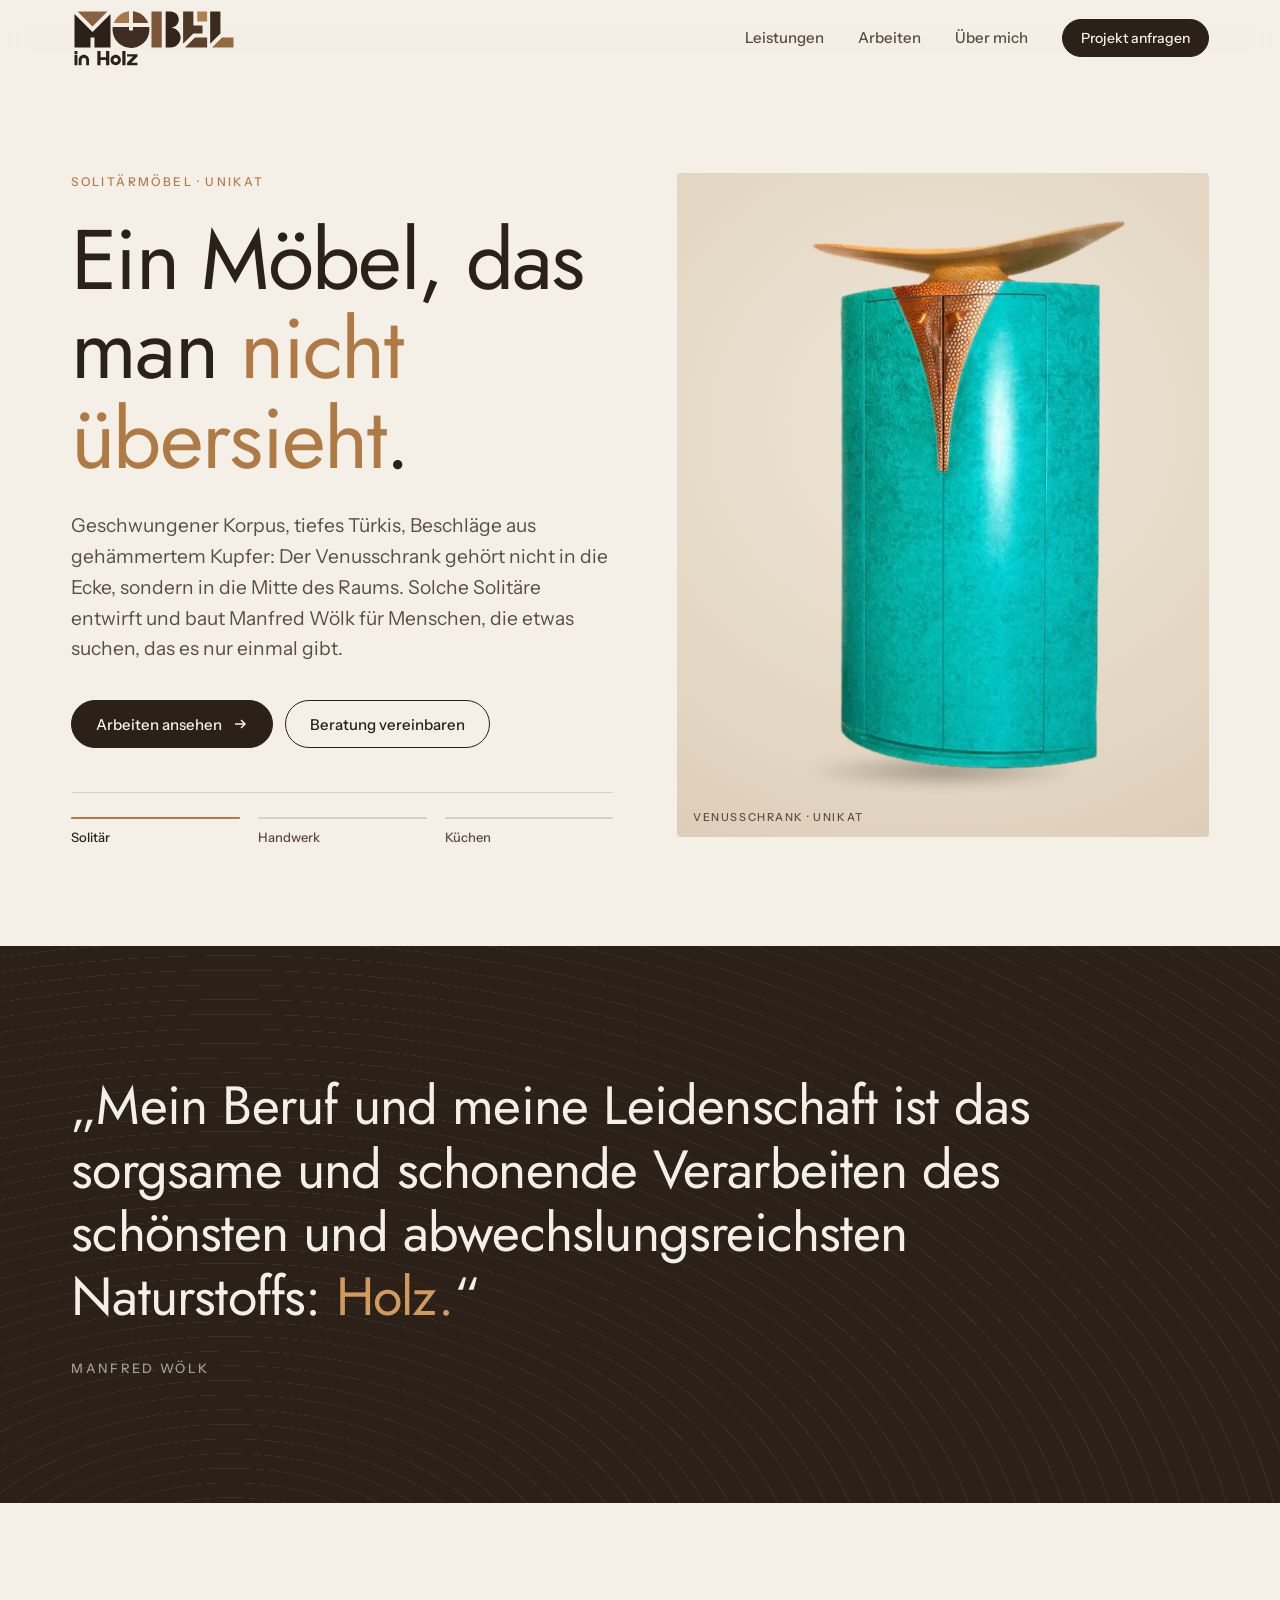
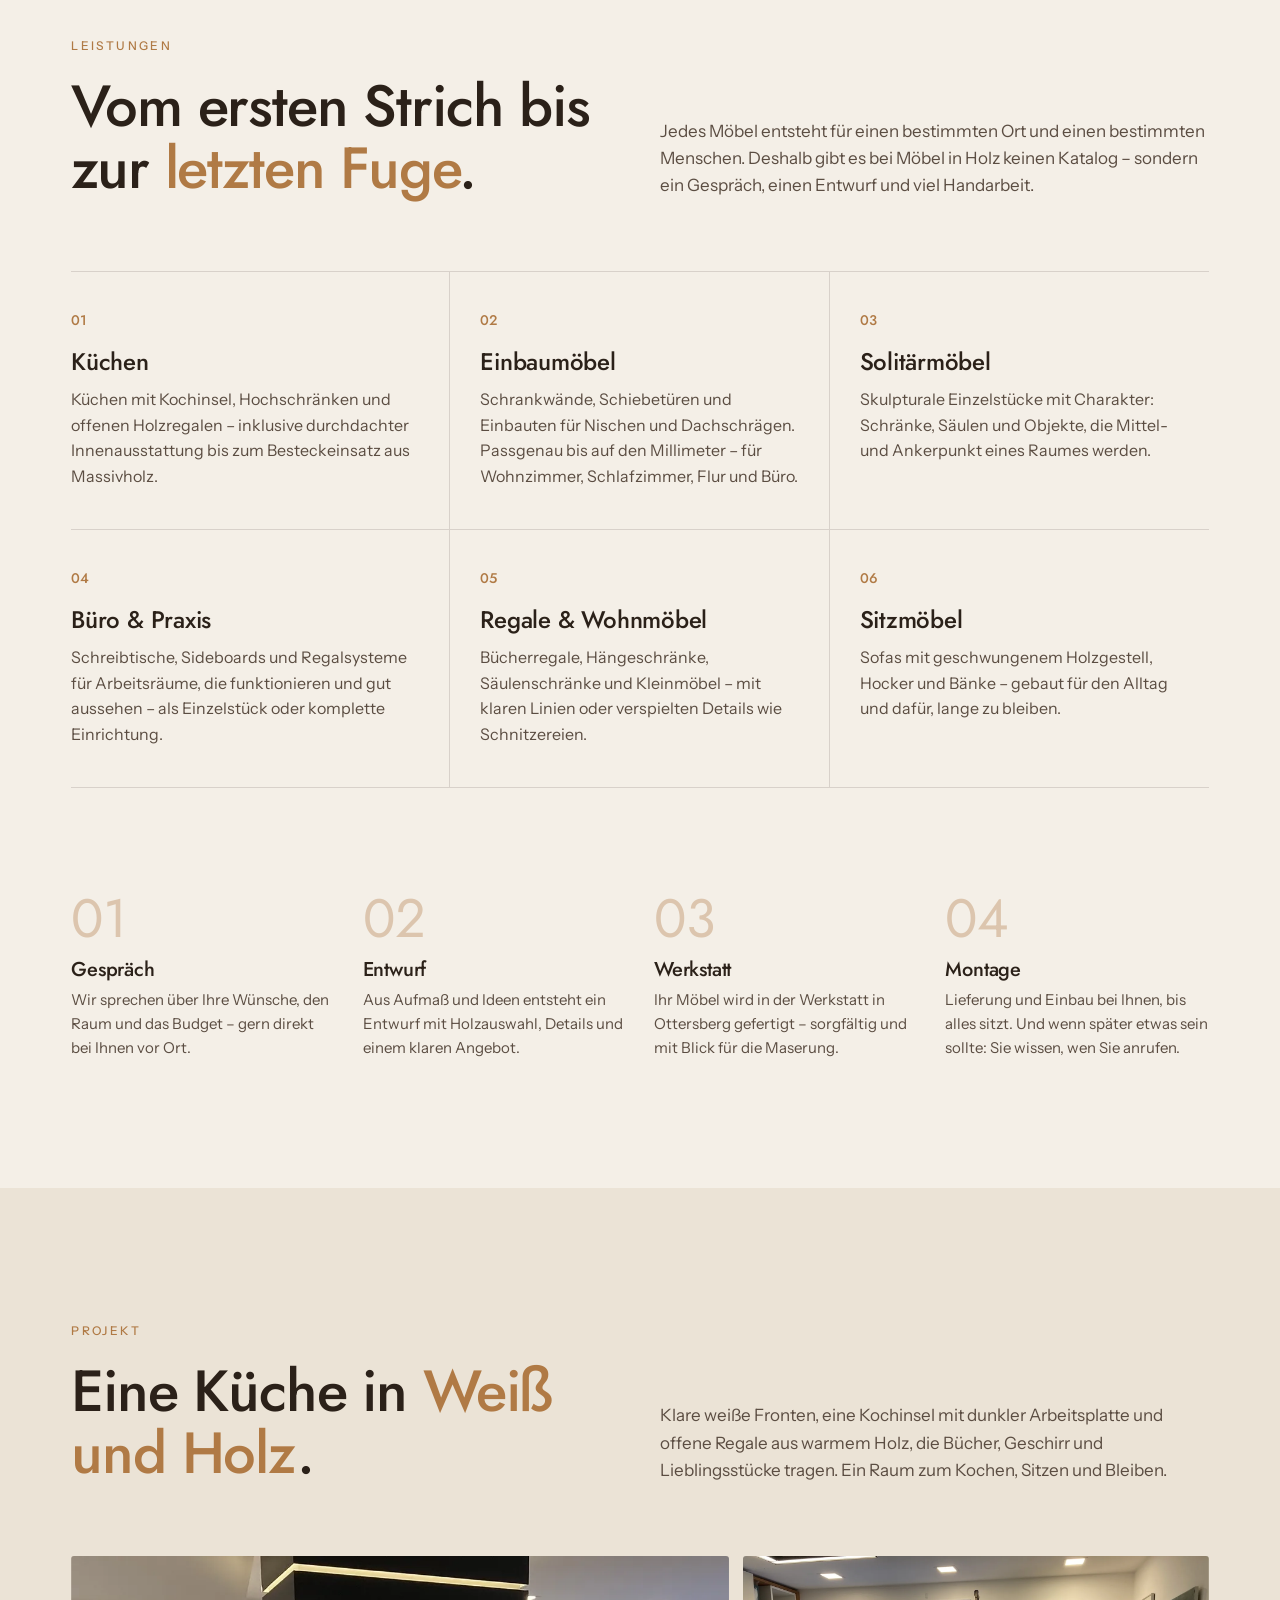
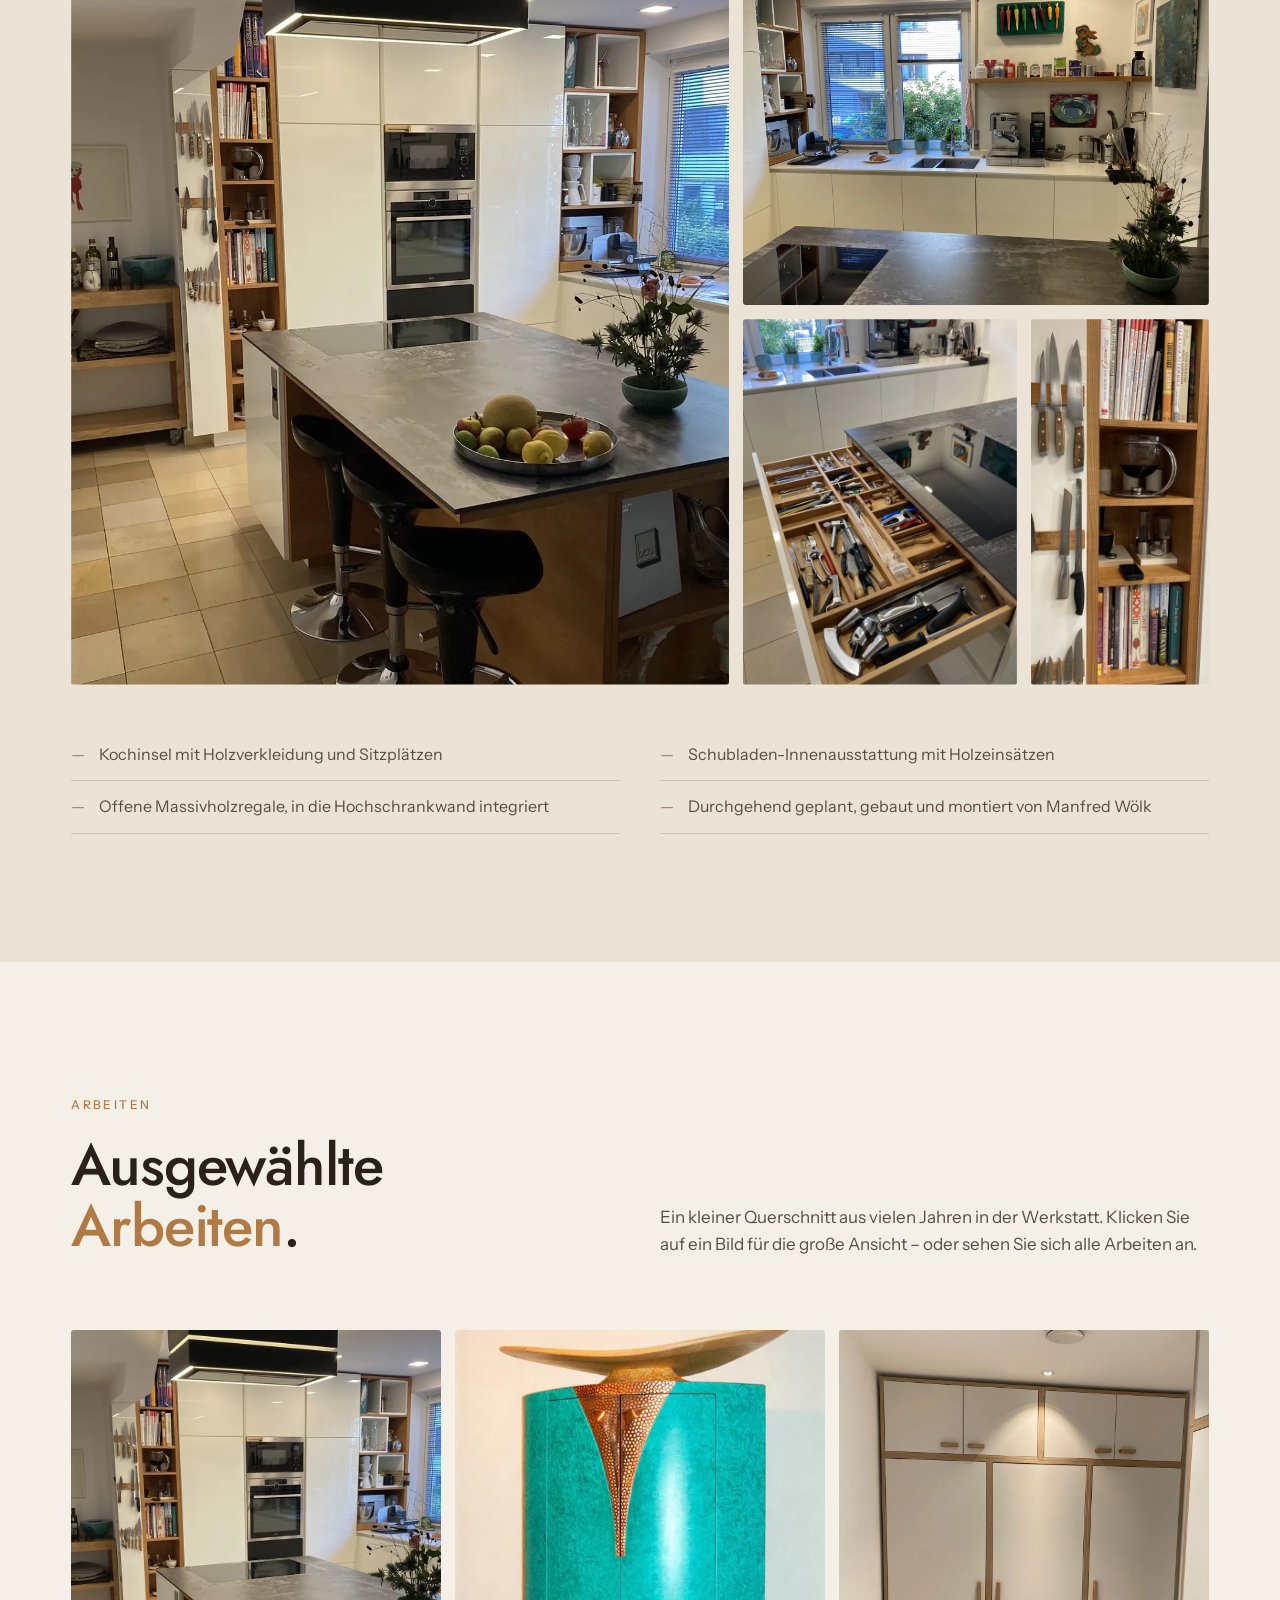
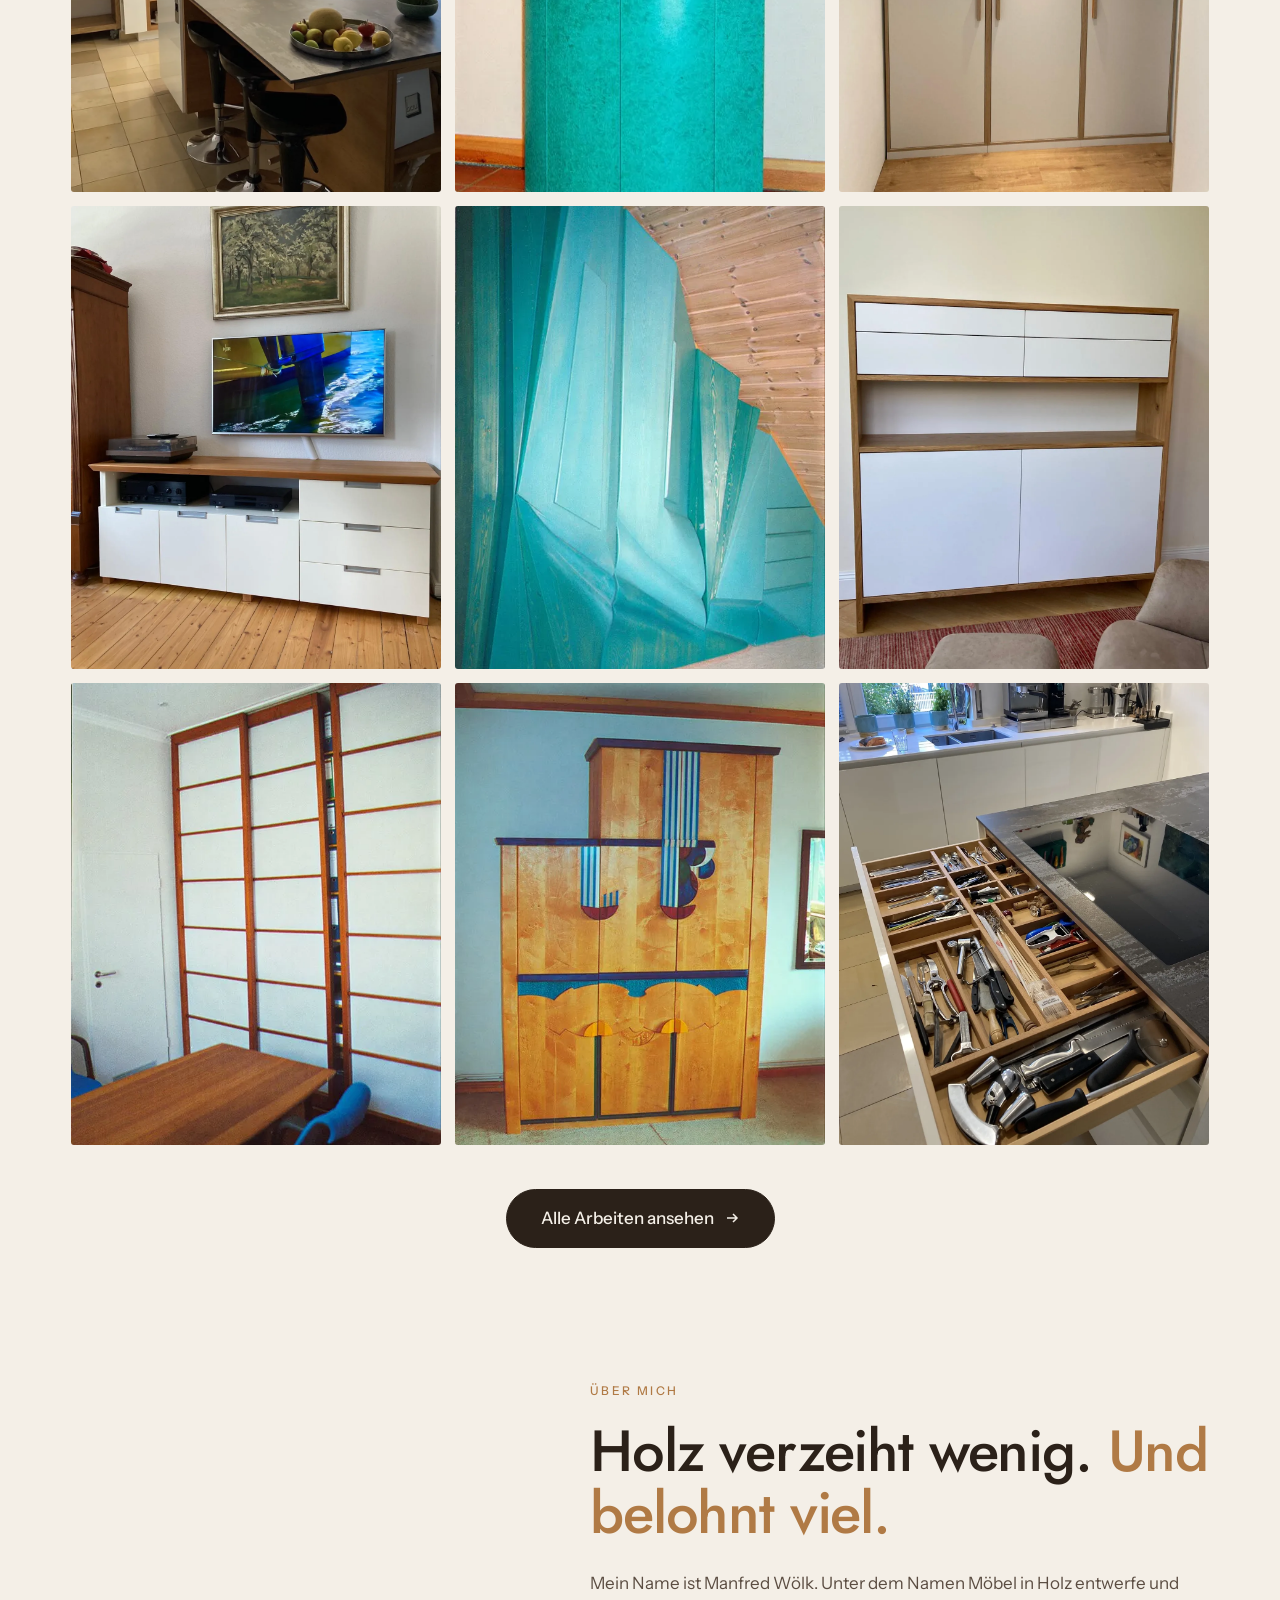
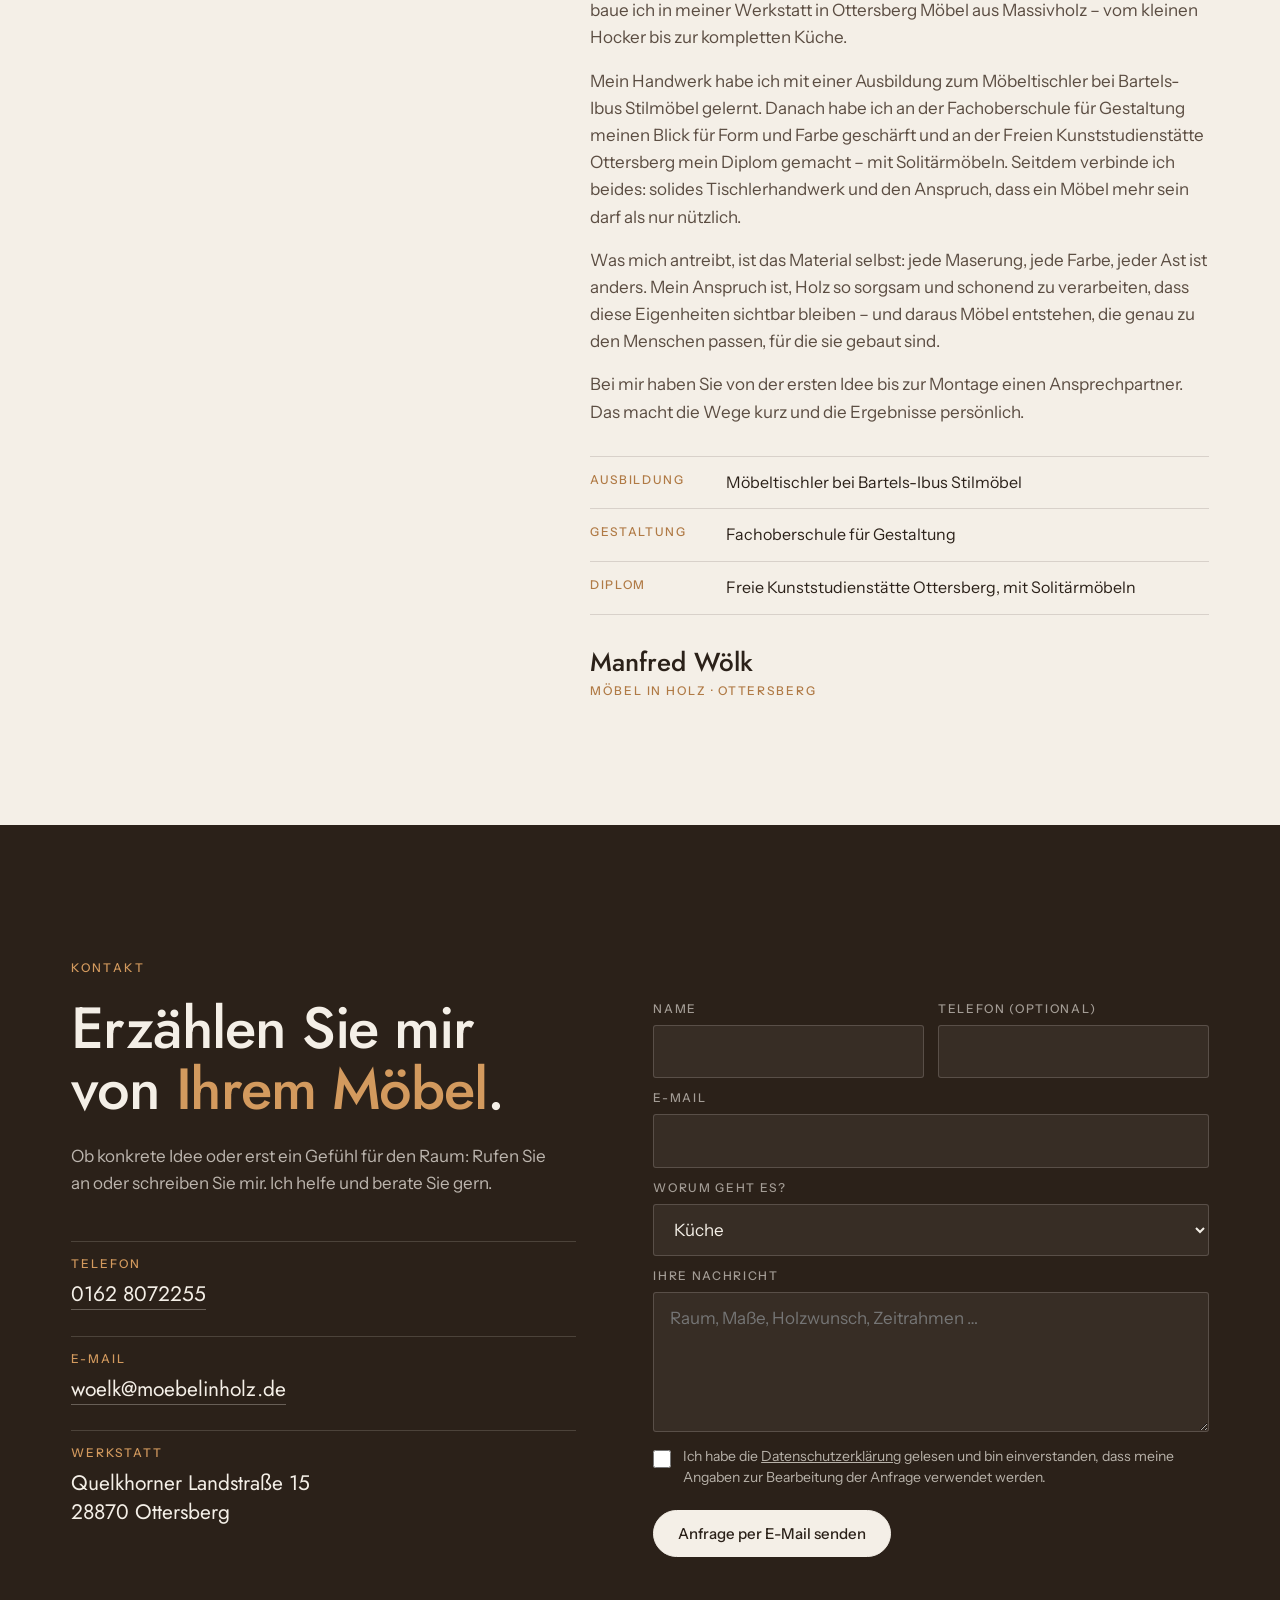
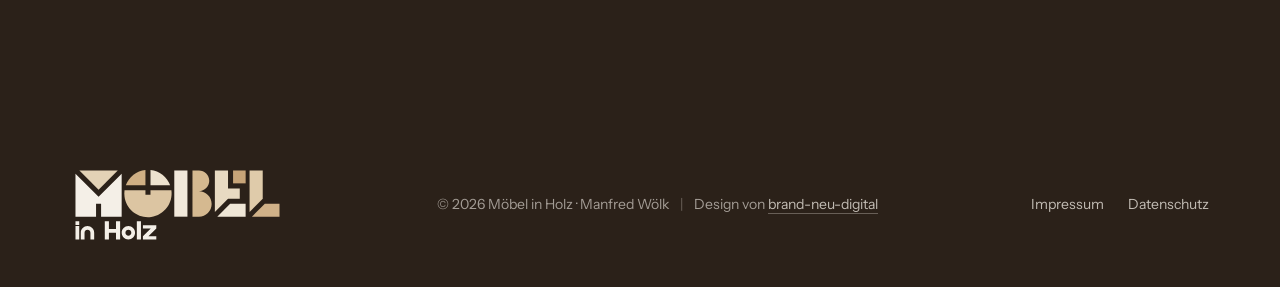
<file: index.html>
<!DOCTYPE html>
<html lang="de">
<head>
<meta charset="utf-8">
<meta name="viewport" content="width=device-width, initial-scale=1">
<title>Möbel in Holz – Manfred Wölk</title>
<meta name="description" content="Möbel in Holz – individuelle Massivholzmöbel, Küchen, Einbaumöbel und Solitärmöbel von Manfred Wölk aus Ottersberg. Jedes Stück ein Unikat, millimetergenau gefertigt.">
<link rel="stylesheet" href="css/style.css">
</head>
<body>

<header id="top">
  <div class="wrap nav" id="nav">
    <a href="#start" aria-label="Möbel in Holz – zur Startseite"><img src="img/logo.svg" alt="Möbel in Holz – Manfred Wölk, Ottersberg"></a>
    <ul>
      <li><a href="#leistungen">Leistungen</a></li>
      <li><a href="#arbeiten">Arbeiten</a></li>
      <li><a href="#ueber-mich">Über mich</a></li>
      <li><a class="btn btn--solid" href="#kontakt">Projekt anfragen</a></li>
    </ul>
    <button class="burger" aria-label="Menü öffnen" aria-expanded="false"><span></span><span></span></button>
  </div>
</header>

<main id="start">
  <section class="hero" aria-roledescription="Karussell" aria-label="Einblicke in die Werkstatt">
    <div class="wrap hero-grid">
      <div class="hero-text">
        <div class="stack">
          <div class="slide-t is-active" data-s="0">
            <span class="eyebrow">Solitärmöbel · Unikat</span>
            <h1>Ein Möbel, das man <em>nicht übersieht</em>.</h1>
            <p class="lead">Geschwungener Korpus, tiefes Türkis, Beschläge aus gehämmertem Kupfer: Der Venusschrank gehört nicht in die Ecke, sondern in die Mitte des Raums. Solche Solitäre entwirft und baut Manfred Wölk für Menschen, die etwas suchen, das es nur einmal gibt.</p>
          </div>
          <div class="slide-t" data-s="1" aria-hidden="true">
            <span class="eyebrow">Möbelbau aus Massivholz · Ottersberg</span>
            <h1>Möbel, die es <em>nur einmal</em> gibt.</h1>
            <p class="lead">Manfred Wölk entwirft und baut Möbel aus Holz – millimetergenau für Ihren Raum, Ihre Gewohnheiten und Ihren Geschmack. Vom Einbauschrank bis zum Einzelstück mit Charakter.</p>
          </div>
          <div class="slide-t" data-s="2" aria-hidden="true">
            <span class="eyebrow">Küchen nach Maß</span>
            <h1>Eine Küche, in der man <em>gern bleibt</em>.</h1>
            <p class="lead">Klare Fronten, warmes Holz und durchdachte Details bis in die Schublade: Küchen von Möbel in Holz werden geplant wie ein Möbelstück – passend für den Raum und die Menschen, die darin kochen.</p>
          </div>
        </div>
        <div class="actions">
          <a class="btn btn--solid" href="#arbeiten">Arbeiten ansehen <svg viewBox="0 0 16 16" fill="none" stroke="currentColor" stroke-width="1.5"><path d="M3 8h10M9 4l4 4-4 4"/></svg></a>
          <a class="btn btn--ghost" href="#kontakt">Beratung vereinbaren</a>
        </div>
        <div class="dots" role="tablist" aria-label="Motiv wählen">
          <button role="tab" aria-selected="true" data-go="0"><i></i><span>Solitär</span></button>
          <button role="tab" aria-selected="false" data-go="1"><i></i><span>Handwerk</span></button>
          <button role="tab" aria-selected="false" data-go="2"><i></i><span>Küchen</span></button>
        </div>
      </div>
      <div class="stack hero-media">
        <figure class="slide-m venus is-active" data-s="0"><img src="img/venusschrank-frei.webp" alt="Venusschrank: geschwungener Solitärschrank in Türkis mit Beschlägen aus gehämmertem Kupfer" fetchpriority="high"><figcaption>Venusschrank · Unikat</figcaption></figure>
        <figure class="slide-m" data-s="1"><img src="img/werkbank.webp" alt="Hobel und Hobelspäne auf einem Massivholzbrett an der Werkbank (Symbolbild)" loading="lazy"><figcaption>Symbolbild</figcaption></figure>
        <figure class="slide-m" data-s="2"><img src="img/kueche-01.webp" alt="Küche mit Kochinsel und offenen Holzregalen" loading="lazy"><figcaption>Küche in Weiß und Holz</figcaption></figure>
      </div>
    </div>
  </section>

  <div class="band">
    <div class="wrap">
      <blockquote class="fade">„Mein Beruf und meine Leidenschaft ist das sorgsame und schonende Verarbeiten des schönsten und abwechslungsreichsten Naturstoffs: <em>Holz.</em>“</blockquote>
      <cite>Manfred Wölk</cite>
    </div>
  </div>

  <section id="leistungen" class="sec">
    <div class="wrap">
      <div class="sec-head">
        <div><span class="eyebrow">Leistungen</span><h2>Vom ersten Strich bis zur <em>letzten Fuge</em>.</h2></div>
        <p>Jedes Möbel entsteht für einen bestimmten Ort und einen bestimmten Menschen. Deshalb gibt es bei Möbel in Holz keinen Katalog – sondern ein Gespräch, einen Entwurf und viel Handarbeit.</p>
      </div>
      <div class="services">
        <article class="service fade"><span class="num">01</span><h3>Küchen</h3><p>Küchen mit Kochinsel, Hochschränken und offenen Holzregalen – inklusive durchdachter Innenausstattung bis zum Besteckeinsatz aus Massivholz.</p></article>
        <article class="service fade"><span class="num">02</span><h3>Einbaumöbel</h3><p>Schrankwände, Schiebetüren und Einbauten für Nischen und Dachschrägen. Passgenau bis auf den Millimeter – für Wohnzimmer, Schlafzimmer, Flur und Büro.</p></article>
        <article class="service fade"><span class="num">03</span><h3>Solitärmöbel</h3><p>Skulpturale Einzelstücke mit Charakter: Schränke, Säulen und Objekte, die Mittel- und Ankerpunkt eines Raumes werden.</p></article>
        <article class="service fade"><span class="num">04</span><h3>Büro &amp; Praxis</h3><p>Schreibtische, Sideboards und Regalsysteme für Arbeitsräume, die funktionieren und gut aussehen – als Einzelstück oder komplette Einrichtung.</p></article>
        <article class="service fade"><span class="num">05</span><h3>Regale &amp; Wohnmöbel</h3><p>Bücherregale, Hängeschränke, Säulenschränke und Kleinmöbel – mit klaren Linien oder verspielten Details wie Schnitzereien.</p></article>
        <article class="service fade"><span class="num">06</span><h3>Sitzmöbel</h3><p>Sofas mit geschwungenem Holzgestell, Hocker und Bänke – gebaut für den Alltag und dafür, lange zu bleiben.</p></article>
      </div>

      <div class="process">
        <div class="step fade"><h3>Gespräch</h3><p>Wir sprechen über Ihre Wünsche, den Raum und das Budget – gern direkt bei Ihnen vor Ort.</p></div>
        <div class="step fade"><h3>Entwurf</h3><p>Aus Aufmaß und Ideen entsteht ein Entwurf mit Holzauswahl, Details und einem klaren Angebot.</p></div>
        <div class="step fade"><h3>Werkstatt</h3><p>Ihr Möbel wird in der Werkstatt in Ottersberg gefertigt – sorgfältig und mit Blick für die Maserung.</p></div>
        <div class="step fade"><h3>Montage</h3><p>Lieferung und Einbau bei Ihnen, bis alles sitzt. Und wenn später etwas sein sollte: Sie wissen, wen Sie anrufen.</p></div>
      </div>
    </div>
  </section>

  <section class="sec feature" aria-labelledby="kueche-h">
    <div class="wrap">
      <div class="sec-head">
        <div><span class="eyebrow">Projekt</span><h2 id="kueche-h">Eine Küche in <em>Weiß und Holz</em>.</h2></div>
        <p>Klare weiße Fronten, eine Kochinsel mit dunkler Arbeitsplatte und offene Regale aus warmem Holz, die Bücher, Geschirr und Lieblingsstücke tragen. Ein Raum zum Kochen, Sitzen und Bleiben.</p>
      </div>
      <div class="feature-grid">
        <figure class="f1 reveal"><img src="img/kueche-01.webp" alt="Küche mit Kochinsel, Barhockern und Holzregalen" loading="lazy"></figure>
        <figure class="f2 reveal"><img src="img/kueche-02.webp" alt="Küchenzeile mit offenen Holzregalen am Fenster" loading="lazy"></figure>
        <figure class="f3 reveal"><img src="img/kueche-07.webp" alt="Schublade mit Besteckeinsatz aus Massivholz" loading="lazy"></figure>
        <figure class="f4 reveal"><img src="img/kueche-06.webp" alt="Holzregal neben Hochschrank mit Messerleiste" loading="lazy"></figure>
      </div>
      <div class="feature-text">
        <ul>
          <li>Kochinsel mit Holzverkleidung und Sitzplätzen</li>
          <li>Offene Massivholzregale, in die Hochschrankwand integriert</li>
        </ul>
        <ul>
          <li>Schubladen-Innenausstattung mit Holzeinsätzen</li>
          <li>Durchgehend geplant, gebaut und montiert von Manfred Wölk</li>
        </ul>
      </div>
    </div>
  </section>

  <section id="arbeiten" class="sec">
    <div class="wrap">
      <div class="sec-head">
        <div><span class="eyebrow">Arbeiten</span><h2>Ausgewählte <em>Arbeiten</em>.</h2></div>
        <p>Ein kleiner Querschnitt aus vielen Jahren in der Werkstatt. Klicken Sie auf ein Bild für die große Ansicht – oder sehen Sie sich alle Arbeiten an.</p>
      </div>
      <div class="highlights" id="grid"></div>
      <div class="more"><a class="btn btn--solid btn--big" href="arbeiten.html">Alle Arbeiten ansehen
        <svg viewBox="0 0 16 16" fill="none" stroke="currentColor" stroke-width="1.5"><path d="M3 8h10M9 4l4 4-4 4"/></svg></a></div>
    </div>
  </section>

  <section id="ueber-mich" class="sec" style="padding-top:0">
    <div class="wrap about-grid">
      <figure class="reveal"><img src="img/manfred-woelk.webp" alt="Manfred Wölk, Möbel in Holz" loading="lazy"></figure>
      <div class="fade">
        <span class="eyebrow">Über mich</span>
        <h2>Holz verzeiht wenig. <em>Und belohnt viel.</em></h2>
        <p>Mein Name ist Manfred Wölk. Unter dem Namen Möbel in Holz entwerfe und baue ich in meiner Werkstatt in Ottersberg Möbel aus Massivholz – vom kleinen Hocker bis zur kompletten Küche.</p>
        <p>Mein Handwerk habe ich mit einer Ausbildung zum Möbeltischler bei Bartels-Ibus Stilmöbel gelernt. Danach habe ich an der Fachoberschule für Gestaltung meinen Blick für Form und Farbe geschärft und an der Freien Kunststudienstätte Ottersberg mein Diplom gemacht – mit Solitärmöbeln. Seitdem verbinde ich beides: solides Tischlerhandwerk und den Anspruch, dass ein Möbel mehr sein darf als nur nützlich.</p>
        <p>Was mich antreibt, ist das Material selbst: jede Maserung, jede Farbe, jeder Ast ist anders. Mein Anspruch ist, Holz so sorgsam und schonend zu verarbeiten, dass diese Eigenheiten sichtbar bleiben – und daraus Möbel entstehen, die genau zu den Menschen passen, für die sie gebaut sind.</p>
        <p>Bei mir haben Sie von der ersten Idee bis zur Montage einen Ansprechpartner. Das macht die Wege kurz und die Ergebnisse persönlich.</p>
        <ul class="cv">
          <li><span>Ausbildung</span>Möbeltischler bei Bartels-Ibus Stilmöbel</li>
          <li><span>Gestaltung</span>Fachoberschule für Gestaltung</li>
          <li><span>Diplom</span>Freie Kunststudienstätte Ottersberg, mit Solitärmöbeln</li>
        </ul>
        <div class="sign">Manfred Wölk<small>Möbel in Holz · Ottersberg</small></div>
      </div>
    </div>
  </section>

  <section id="kontakt" class="sec contact">
    <div class="wrap contact-grid">
      <div class="fade">
        <span class="eyebrow" style="color:var(--oak-light)">Kontakt</span>
        <h2 style="margin-top:18px">Erzählen Sie mir von <em>Ihrem Möbel</em>.</h2>
        <p style="margin-top:22px;max-width:28em">Ob konkrete Idee oder erst ein Gefühl für den Raum: Rufen Sie an oder schreiben Sie mir. Ich helfe und berate Sie gern.</p>
        <dl class="cdata">
          <div><dt>Telefon</dt><dd><a href="tel:+491628072255">0162 8072255</a></dd></div>
          <div><dt>E-Mail</dt><dd><a href="mailto:woelk@moebelinholz.de">woelk@moebelinholz.de</a></dd></div>
          <div><dt>Werkstatt</dt><dd>Quelkhorner Landstraße 15<br>28870 Ottersberg</dd></div>
        </dl>
      </div>
      <form id="form" class="fade" novalidate>
        <div class="row2">
          <label>Name<input name="name" autocomplete="name" required></label>
          <label>Telefon (optional)<input name="tel" autocomplete="tel"></label>
        </div>
        <label>E-Mail<input name="email" type="email" autocomplete="email" required></label>
        <label>Worum geht es?
          <select name="thema">
            <option>Küche</option><option>Einbaumöbel</option><option>Solitärmöbel</option><option>Büro / Praxis</option><option>Regal / Wohnmöbel</option><option>Etwas anderes</option>
          </select></label>
        <label>Ihre Nachricht<textarea name="msg" required placeholder="Raum, Maße, Holzwunsch, Zeitrahmen …"></textarea></label>
        <label class="consent"><input type="checkbox" name="ok" required><span>Ich habe die <a href="#datenschutz" style="color:inherit">Datenschutzerklärung</a> gelesen und bin einverstanden, dass meine Angaben zur Bearbeitung der Anfrage verwendet werden.</span></label>
        <button class="btn btn--solid" type="submit">Anfrage per E-Mail senden</button>
        <p class="formmsg" id="formmsg" role="status"></p>
      </form>
    </div>
  </section>
</main>

<footer>
  <div class="wrap foot">
    <img src="img/logo-negativ.svg" alt="Möbel in Holz">
    <span>© <span id="y"></span> Möbel in Holz · Manfred Wölk <span class="sep">|</span> Design von <a href="https://www.brand-neu.de" target="_blank" rel="noopener">brand-neu-digital</a></span>
    <nav><a href="#impressum">Impressum</a><a href="#datenschutz">Datenschutz</a></nav>
  </div>
</footer>

<!-- Impressum -->
<div class="legal" id="v-impressum" role="dialog" aria-modal="true" aria-label="Impressum">
  <div class="wrap">
    <h1>Impressum</h1>
    <h2>Angaben gemäß § 5 DDG</h2>
    <p>Manfred Wölk<br>Möbel in Holz<br>Quelkhorner Landstraße 3<br>28870 Ottersberg</p>
    <p>Werkstatt: Quelkhorner Landstraße 15, 28870 Ottersberg</p>
    <h2>Kontakt</h2>
    <p>Mobil: 0162 8072255<br>Fax: 04293 1200<br>E-Mail: woelk@moebelinholz.de</p>
    <h2>Berufliche Qualifikation</h2>
    <p>Ausgebildeter Möbeltischler (Ausbildung bei Bartels-Ibus Stilmöbel)<br>Diplom der Freien Kunststudienstätte Ottersberg</p>
    <h2>Umsatzsteuer</h2>
    <p>Umsatzsteuer-Identifikationsnummer gemäß § 27a UStG: DE116729405</p>
    <h2>Verantwortlich für den Inhalt nach § 18 Abs. 2 MStV</h2>
    <p>Manfred Wölk, Anschrift wie oben</p>
    <h2>Verbraucherstreitbeilegung</h2>
    <p>Wir sind nicht bereit und nicht verpflichtet, an Streitbeilegungsverfahren vor einer Verbraucherschlichtungsstelle teilzunehmen.</p>
    <h2>Haftung für Inhalte und Links</h2>
    <p>Die Inhalte dieser Website wurden mit größter Sorgfalt erstellt. Für die Richtigkeit, Vollständigkeit und Aktualität können wir jedoch keine Gewähr übernehmen. Für Inhalte externer Websites, auf die wir verlinken, sind ausschließlich deren Betreiber verantwortlich; zum Zeitpunkt der Verlinkung waren keine Rechtsverstöße erkennbar. Werden uns Rechtsverletzungen bekannt, entfernen wir entsprechende Inhalte oder Links umgehend.</p>
    <h2>Urheberrecht</h2>
    <p>Texte, Fotos und Gestaltung dieser Website unterliegen dem deutschen Urheberrecht. Eine Verwendung außerhalb der Grenzen des Urheberrechts bedarf der schriftlichen Zustimmung. Das Bild im Kopfbereich der Startseite ist ein KI-generiertes Symbolbild.</p>
    <h2>Gestaltung &amp; Technik</h2>
    <p>brand-neu · Oliver Kranz, Halterner Straße 45, 45657 Recklinghausen · www.brand-neu.de</p>
  </div>
</div>

<!-- Datenschutz -->
<div class="legal" id="v-datenschutz" role="dialog" aria-modal="true" aria-label="Datenschutzerklärung">
  <div class="wrap">
    <h1>Datenschutz&shy;erklärung</h1>
    <p>Wir freuen uns über Ihr Interesse an unserer Werkstatt. Der Schutz Ihrer persönlichen Daten ist uns wichtig. Nachfolgend informieren wir Sie gemäß Art. 13 und 14 der Datenschutz-Grundverordnung (DSGVO), welche personenbezogenen Daten wir beim Besuch dieser Website und bei einer Kontaktaufnahme verarbeiten, zu welchen Zwecken, auf welcher Rechtsgrundlage und welche Rechte Ihnen zustehen.</p>

    <h2>1. Verantwortlicher</h2>
    <p>Verantwortlich für die Datenverarbeitung auf dieser Website ist:<br>Manfred Wölk, Möbel in Holz<br>Quelkhorner Landstraße 3, 28870 Ottersberg<br>Telefon: 0162 8072255<br>E-Mail: woelk@moebelinholz.de</p>
    <p>Ein Datenschutzbeauftragter ist nicht benannt, da die gesetzlichen Voraussetzungen hierfür (§ 38 BDSG, Art. 37 DSGVO) nicht vorliegen. Bei Fragen zum Datenschutz wenden Sie sich bitte direkt an die oben genannten Kontaktdaten.</p>

    <h2>2. Allgemeines zur Datenverarbeitung</h2>
    <h3>Umfang der Verarbeitung</h3>
    <p>Wir verarbeiten personenbezogene Daten nur, soweit dies zur Bereitstellung einer funktionsfähigen Website sowie zur Bearbeitung Ihrer Anfragen erforderlich ist. Personenbezogene Daten sind alle Informationen, die sich auf eine identifizierte oder identifizierbare Person beziehen, zum Beispiel Name, E-Mail-Adresse oder IP-Adresse.</p>
    <h3>Rechtsgrundlagen</h3>
    <p>Soweit wir eine Einwilligung einholen, ist Art. 6 Abs. 1 lit. a DSGVO die Rechtsgrundlage. Bei der Verarbeitung zur Erfüllung eines Vertrags oder zur Durchführung vorvertraglicher Maßnahmen (z. B. Anfrage eines Angebots) dient Art. 6 Abs. 1 lit. b DSGVO als Rechtsgrundlage. Soweit eine Verarbeitung zur Erfüllung einer rechtlichen Verpflichtung erforderlich ist (z. B. steuerliche Aufbewahrungspflichten), stützen wir uns auf Art. 6 Abs. 1 lit. c DSGVO. Ist die Verarbeitung zur Wahrung unserer berechtigten Interessen erforderlich und überwiegen Ihre Interessen nicht, ist Art. 6 Abs. 1 lit. f DSGVO die Rechtsgrundlage.</p>
    <h3>Löschung und Speicherdauer</h3>
    <p>Ihre Daten werden gelöscht oder gesperrt, sobald der Zweck der Speicherung entfällt. Eine darüber hinausgehende Speicherung erfolgt nur, wenn gesetzliche Aufbewahrungsfristen dies vorsehen, insbesondere nach § 147 AO und § 257 HGB (in der Regel sechs bis zehn Jahre für geschäftliche Korrespondenz, Angebote und Rechnungen).</p>

    <h2>3. Hosting</h2>
    <p>Diese Website wird bei einem externen Dienstleister gehostet: brand-neu digital, Oliver Kranz, Halterner Straße 45, 45657 Recklinghausen, Deutschland (www.brand-neu.de). Der Hoster verarbeitet in unserem Auftrag alle Daten, die beim Aufruf der Website anfallen (siehe Abschnitt 4). Wir haben mit dem Hoster einen Vertrag über Auftragsverarbeitung nach Art. 28 DSGVO geschlossen, der sicherstellt, dass er die Daten nur nach unserer Weisung und unter Einhaltung der DSGVO verarbeitet. Rechtsgrundlage ist Art. 6 Abs. 1 lit. f DSGVO; unser berechtigtes Interesse liegt in einer sicheren, schnellen und zuverlässigen Bereitstellung unserer Website.</p>

    <h2>4. Bereitstellung der Website und Server-Logfiles</h2>
    <p>Bei jedem Aufruf dieser Website erfasst der Server automatisch folgende Informationen, die Ihr Browser übermittelt:</p>
    <ul>
      <li>IP-Adresse des anfragenden Geräts</li>
      <li>Datum und Uhrzeit des Zugriffs</li>
      <li>Name und URL der abgerufenen Datei</li>
      <li>übertragene Datenmenge und Statuscode der Anfrage</li>
      <li>Website, von der aus der Zugriff erfolgt (Referrer-URL)</li>
      <li>verwendeter Browser und Betriebssystem</li>
    </ul>
    <p>Die Verarbeitung ist erforderlich, um die Website auszuliefern, ihre Stabilität und Sicherheit zu gewährleisten und Missbrauch (z. B. Angriffe) zu erkennen. Rechtsgrundlage ist Art. 6 Abs. 1 lit. f DSGVO. Die Logfiles werden nach 14 Tagen automatisch gelöscht, sofern sie nicht zur Aufklärung eines konkreten Sicherheitsvorfalls benötigt werden. Eine Zusammenführung mit anderen Datenquellen oder eine Auswertung zu Marketingzwecken findet nicht statt.</p>

    <h2>5. Cookies, Analyse und Einbindung externer Dienste</h2>
    <p>Diese Website setzt <strong>keine Cookies</strong> und greift nicht auf Informationen in Ihrem Endgerät zu, die nicht für die technische Darstellung der Seite unbedingt erforderlich sind (§ 25 Abs. 2 TDDDG). Ein Cookie-Banner ist daher nicht notwendig.</p>
    <p>Wir verwenden <strong>keine Analyse- oder Tracking-Werkzeuge</strong> (z. B. Google Analytics), keine Werbenetzwerke und keine Social-Media-Plugins. Schriftarten, Bilder und alle übrigen Bestandteile der Website werden ausschließlich von unserem eigenen Server geladen; beim Seitenaufruf werden keine Daten an Dritte wie Google übermittelt.</p>

    <h2>6. Kontaktaufnahme</h2>
    <h3>Per E-Mail und Telefon</h3>
    <p>Wenn Sie uns per E-Mail oder Telefon kontaktieren, verarbeiten wir die von Ihnen mitgeteilten Daten (z. B. Name, E-Mail-Adresse, Telefonnummer, Inhalt Ihrer Anfrage, ggf. Fotos oder Maße Ihres Raums), um Ihr Anliegen zu bearbeiten und Ihnen ggf. ein Angebot zu erstellen. Rechtsgrundlage ist Art. 6 Abs. 1 lit. b DSGVO, sofern Ihre Anfrage auf einen Vertragsschluss abzielt, im Übrigen Art. 6 Abs. 1 lit. f DSGVO (unser berechtigtes Interesse an der Beantwortung von Anfragen).</p>
    <h3>Kontaktformular</h3>
    <p>Das Kontaktformular auf dieser Website überträgt <strong>keine Daten an unseren Server</strong>. Nach dem Ausfüllen wird lediglich Ihr eigenes E-Mail-Programm mit einer vorausgefüllten Nachricht geöffnet, die Sie selbst prüfen und absenden. Für die anschließende Verarbeitung gilt das oben zur Kontaktaufnahme per E-Mail Gesagte.</p>
    <h3>Speicherdauer</h3>
    <p>Wir löschen Ihre Anfrage, sobald sie abschließend bearbeitet ist und kein Vertrag zustande kommt. Kommt ein Auftrag zustande, bewahren wir die zugehörige Korrespondenz im Rahmen der gesetzlichen Aufbewahrungsfristen (siehe Abschnitt 2) auf.</p>
    <h3>Hinweis zur E-Mail-Kommunikation</h3>
    <p>Die Übertragung von E-Mails erfolgt in der Regel transportverschlüsselt, jedoch nicht durchgehend Ende-zu-Ende-verschlüsselt. Bitte senden Sie uns besonders schutzbedürftige Informationen daher nicht unverschlüsselt per E-Mail.</p>

    <h2>7. Pflicht zur Bereitstellung und automatisierte Entscheidungen</h2>
    <p>Sie sind weder gesetzlich noch vertraglich verpflichtet, uns personenbezogene Daten bereitzustellen. Ohne Ihre Kontaktdaten können wir Ihre Anfrage jedoch nicht beantworten. Eine automatisierte Entscheidungsfindung einschließlich Profiling im Sinne von Art. 22 DSGVO findet nicht statt.</p>

    <h2>8. Ihre Rechte</h2>
    <p>Ihnen stehen gegenüber uns folgende Rechte hinsichtlich Ihrer personenbezogenen Daten zu:</p>
    <ul>
      <li><strong>Auskunft</strong> über die von uns verarbeiteten Daten (Art. 15 DSGVO)</li>
      <li><strong>Berichtigung</strong> unrichtiger oder Vervollständigung unvollständiger Daten (Art. 16 DSGVO)</li>
      <li><strong>Löschung</strong> Ihrer Daten, soweit keine gesetzliche Aufbewahrungspflicht entgegensteht (Art. 17 DSGVO)</li>
      <li><strong>Einschränkung</strong> der Verarbeitung (Art. 18 DSGVO)</li>
      <li><strong>Datenübertragbarkeit</strong> in einem strukturierten, gängigen und maschinenlesbaren Format (Art. 20 DSGVO)</li>
      <li><strong>Widerruf</strong> einer erteilten Einwilligung mit Wirkung für die Zukunft (Art. 7 Abs. 3 DSGVO); die Rechtmäßigkeit der bis zum Widerruf erfolgten Verarbeitung bleibt unberührt</li>
    </ul>
    <h3>Widerspruchsrecht nach Art. 21 DSGVO</h3>
    <p><strong>Soweit wir Ihre Daten auf Grundlage berechtigter Interessen (Art. 6 Abs. 1 lit. f DSGVO) verarbeiten, haben Sie das Recht, aus Gründen, die sich aus Ihrer besonderen Situation ergeben, jederzeit Widerspruch gegen diese Verarbeitung einzulegen. Wir verarbeiten Ihre Daten dann nicht mehr, es sei denn, wir können zwingende schutzwürdige Gründe für die Verarbeitung nachweisen, die Ihre Interessen, Rechte und Freiheiten überwiegen, oder die Verarbeitung dient der Geltendmachung, Ausübung oder Verteidigung von Rechtsansprüchen.</strong></p>
    <p>Zur Ausübung Ihrer Rechte genügt eine formlose Nachricht an die in Abschnitt 1 genannten Kontaktdaten.</p>

    <h2>9. Beschwerderecht bei der Aufsichtsbehörde</h2>
    <p>Wenn Sie der Ansicht sind, dass die Verarbeitung Ihrer Daten gegen die DSGVO verstößt, haben Sie das Recht, sich bei einer Datenschutz-Aufsichtsbehörde zu beschweren (Art. 77 DSGVO), insbesondere in dem Mitgliedstaat Ihres Aufenthaltsorts, Ihres Arbeitsplatzes oder des Orts des mutmaßlichen Verstoßes. Die für uns zuständige Aufsichtsbehörde ist:</p>
    <p>Der Landesbeauftragte für den Datenschutz Niedersachsen<br>Prinzenstraße 5, 30159 Hannover<br>Telefon: 0511 120-4500<br>www.lfd.niedersachsen.de</p>

    <h2>10. SSL-/TLS-Verschlüsselung</h2>
    <p>Diese Website nutzt aus Sicherheitsgründen eine SSL- bzw. TLS-Verschlüsselung. Eine verschlüsselte Verbindung erkennen Sie daran, dass die Adresszeile Ihres Browsers mit „https://“ beginnt und ein Schloss-Symbol angezeigt wird.</p>

    <h2>11. Links zu anderen Websites</h2>
    <p>Diese Website kann Links zu Websites anderer Anbieter enthalten. Für deren Datenverarbeitung sind ausschließlich die jeweiligen Betreiber verantwortlich. Erst wenn Sie einem Link folgen, werden Daten an den anderen Anbieter übertragen.</p>

    <h2>12. Aktualität und Änderung dieser Datenschutzerklärung</h2>
    <p>Wir passen diese Datenschutzerklärung an, sobald sich Änderungen an der Website oder an den rechtlichen Vorgaben ergeben. Es gilt jeweils die hier veröffentlichte aktuelle Fassung.</p>
    <p style="margin-top:30px;font-size:14px">Stand: November 2026</p>
  </div>
</div>

<!-- Lightbox -->
<div class="lb" id="lb" role="dialog" aria-modal="true" aria-label="Bildansicht">
  <figure><img id="lbimg" alt=""><figcaption id="lbcap"></figcaption></figure>
  <button class="x" aria-label="Schließen"><svg viewBox="0 0 20 20" fill="none" stroke="currentColor" stroke-width="1.6"><path d="M5 5l10 10M15 5L5 15"/></svg></button>
  <button class="prev" aria-label="Vorheriges Bild"><svg viewBox="0 0 20 20" fill="none" stroke="currentColor" stroke-width="1.6"><path d="M12 4l-6 6 6 6"/></svg></button>
  <button class="next" aria-label="Nächstes Bild"><svg viewBox="0 0 20 20" fill="none" stroke="currentColor" stroke-width="1.6"><path d="M8 4l6 6-6 6"/></svg></button>
</div>

<script src="js/works.js"></script>
<script>
const WORKS=window.WORKS;
const START=['kueche-01','venusschrank','schrankwand-multiplex','lowboard','skulpturaler-einbauschrank','highboard','japanpapier-wand','stufenschrank','kueche-07'];
const grid=document.getElementById('grid');
const idx=f=>WORKS.findIndex(w=>w[0]===f);
function tileHTML(i){const [f,,t]=WORKS[i];return `<img src="img/${f}.webp" alt="${t}" loading="lazy"><span>${t}</span>`;}
START.map(idx).filter(i=>i>=0).forEach(i=>{
  const b=document.createElement('button');b.className='tile';b.dataset.i=i;b.innerHTML=tileHTML(i);grid.appendChild(b);
});

/* wechselnde Auswahl: alle 3 Sekunden tauscht eine Kachel ihr Bild gegen eine andere Arbeit */
(()=>{
  const reduce=matchMedia('(prefers-reduced-motion: reduce)').matches;
  const tiles=[...grid.querySelectorAll('.tile')];
  let last=-1,timer=null,paused=false;
  async function swap(){
    if(paused||document.hidden)return;
    const shown=new Set(tiles.map(t=>+t.dataset.i));
    const pool=WORKS.map((_,i)=>i).filter(i=>!shown.has(i));
    if(!pool.length)return;
    let k;do{k=Math.floor(Math.random()*tiles.length);}while(k===last&&tiles.length>1);last=k;
    const tile=tiles[k];if(getComputedStyle(tile).display==='none')return;
    const ni=pool[Math.floor(Math.random()*pool.length)];const [f,,t]=WORKS[ni];
    const img=document.createElement('img');img.src=`img/${f}.webp`;img.alt=t;img.className='swap-in';
    try{await img.decode();}catch(e){}            /* erst einblenden, wenn das Bild fertig dekodiert ist */
    tile.insertBefore(img,tile.querySelector('span'));
    requestAnimationFrame(()=>requestAnimationFrame(()=>img.classList.add('on')));
    setTimeout(()=>{                                /* altes Bild entfernen, das neue bleibt einfach stehen – kein Neuaufbau */
      tile.querySelectorAll('img').forEach(im=>{if(im!==img)im.remove();});
      tile.dataset.i=ni;tile.querySelector('span').textContent=t;
    },950);
  }
  function play(){if(reduce||timer)return;timer=setInterval(swap,3000);}
  grid.addEventListener('mouseenter',()=>paused=true);grid.addEventListener('mouseleave',()=>paused=false);
  grid.addEventListener('focusin',()=>paused=true);grid.addEventListener('focusout',()=>paused=false);
  const io2=new IntersectionObserver(es=>es.forEach(e=>{paused=!e.isIntersecting;}));io2.observe(grid);
  play();
})();

/* lightbox – keyboard navigation swaps instantly (no animation) */
const lb=document.getElementById('lb'),lbimg=document.getElementById('lbimg'),lbcap=document.getElementById('lbcap');let cur=0,lastFocus=null;
const visible=()=>[...grid.querySelectorAll('.tile')].map(t=>+t.dataset.i);
function show(i){cur=i;const [f,,t]=WORKS[i];lbimg.src=`img/${f}.webp`;lbimg.alt=t;lbcap.textContent=t;}
function step(d){const v=visible();const p=v.indexOf(cur);show(v[(p+d+v.length)%v.length]);}
grid.addEventListener('click',e=>{const t=e.target.closest('.tile');if(!t)return;lastFocus=t;show(+t.dataset.i);lb.classList.add('open');lb.querySelector('.x').focus();});
function closeLb(){lb.classList.remove('open');lastFocus&&lastFocus.focus();}
lb.querySelector('.x').onclick=closeLb;lb.querySelector('.prev').onclick=()=>step(-1);lb.querySelector('.next').onclick=()=>step(1);
lb.addEventListener('click',e=>{if(e.target===lb)closeLb();});
document.addEventListener('keydown',e=>{
  if(lb.classList.contains('open')){if(e.key==='Escape')closeLb();if(e.key==='ArrowRight')step(1);if(e.key==='ArrowLeft')step(-1);}
  else if(e.key==='Escape'&&document.querySelector('.legal.open')){location.hash='start';}
});
/* swipe on touch */
let sx=null;lb.addEventListener('touchstart',e=>{if(e.touches.length===1)sx=e.touches[0].clientX},{passive:true});
lb.addEventListener('touchend',e=>{if(sx===null)return;const dx=e.changedTouches[0].clientX-sx;if(Math.abs(dx)>40)step(dx<0?1:-1);sx=null;});

/* legal views via hash */
function route(){
  const h=location.hash.slice(1);
  document.querySelectorAll('.legal').forEach(l=>l.classList.toggle('open',l.id==='v-'+h));
  document.body.style.overflow=(h==='impressum'||h==='datenschutz')?'hidden':'';
  if(h==='impressum'||h==='datenschutz')document.getElementById('v-'+h).scrollTop=0;
  nav.classList.remove('open');
}
const nav=document.getElementById('nav');window.addEventListener('hashchange',route);route();

/* mobile menu */
const burger=document.querySelector('.burger');
burger.onclick=()=>{const o=nav.classList.toggle('open');burger.setAttribute('aria-expanded',o);};
nav.querySelectorAll('ul a').forEach(a=>a.addEventListener('click',()=>{nav.classList.remove('open');burger.setAttribute('aria-expanded','false');}));

/* header border on scroll */
const hd=document.querySelector('header');
addEventListener('scroll',()=>hd.classList.toggle('scrolled',scrollY>8),{passive:true});

/* reveal once, staggered */
const io=new IntersectionObserver(es=>es.forEach(en=>{if(!en.isIntersecting)return;
  const el=en.target;const sib=[...el.parentElement.children].filter(c=>c.matches('.fade,.reveal'));
  el.style.transitionDelay=Math.min(sib.indexOf(el),5)*60+'ms';el.classList.add('in');io.unobserve(el);}),{rootMargin:'0px 0px -80px 0px'});
document.querySelectorAll('.fade,.reveal').forEach(el=>io.observe(el));

/* contact form -> prepares an e-mail in the visitor's own mail program */
document.getElementById('form').addEventListener('submit',e=>{
  e.preventDefault();const f=e.target,m=document.getElementById('formmsg');
  if(!f.name.value.trim()||!f.email.value.includes('@')||!f.msg.value.trim()){m.textContent='Bitte Name, E-Mail und Nachricht ausfüllen.';return;}
  if(!f.ok.checked){m.textContent='Bitte bestätigen Sie den Hinweis zum Datenschutz.';return;}
  const body=`${f.msg.value}\n\n${f.name.value}\n${f.email.value}${f.tel.value?'\nTel. '+f.tel.value:''}`;
  const href=`mailto:woelk@moebelinholz.de?subject=${encodeURIComponent('Anfrage: '+f.thema.value)}&body=${encodeURIComponent(body)}`;
  m.innerHTML=`Ihre Nachricht ist vorbereitet: <a href="${href}">E-Mail-Programm öffnen</a> – oder schreiben Sie direkt an woelk@moebelinholz.de.`;
});
document.getElementById('y').textContent=new Date().getFullYear();

/* hero slider: crossfade with a touch of blur, autoplay pauses on hover/focus and for reduced motion */
(()=>{
  const ts=[...document.querySelectorAll('.slide-t')],ms=[...document.querySelectorAll('.slide-m')],ds=[...document.querySelectorAll('.dots button')];
  const hero=document.querySelector('.hero');let i=0,timer=null;const DUR=7000;
  const reduce=matchMedia('(prefers-reduced-motion: reduce)').matches;
  function go(n){i=(n+ts.length)%ts.length;
    ts.forEach((t,k)=>{t.classList.toggle('is-active',k===i);t.setAttribute('aria-hidden',k!==i);});
    ms.forEach((m,k)=>m.classList.toggle('is-active',k===i));
    ds.forEach((d,k)=>{d.setAttribute('aria-selected',k===i);d.classList.remove('run');});
    if(!reduce&&timer){void ds[i].offsetWidth;ds[i].classList.add('run');}
  }
  function play(){if(reduce)return;stop();timer=setInterval(()=>go(i+1),DUR);go(i);}
  function stop(){clearInterval(timer);timer=null;ds.forEach(d=>d.classList.remove('run'));}
  ds.forEach((d,k)=>d.addEventListener('click',()=>{go(k);play();}));
  hero.addEventListener('mouseenter',stop);hero.addEventListener('mouseleave',play);
  hero.addEventListener('focusin',stop);hero.addEventListener('focusout',play);
  document.addEventListener('visibilitychange',()=>document.hidden?stop():play());
  let sx=null;const media=document.querySelector('.hero-media');
  media.addEventListener('touchstart',e=>{sx=e.touches[0].clientX},{passive:true});
  media.addEventListener('touchend',e=>{if(sx===null)return;const dx=e.changedTouches[0].clientX-sx;if(Math.abs(dx)>40){go(i+(dx<0?1:-1));play();}sx=null;});
  play();
})();
</script>
</body>
</html>
</file>
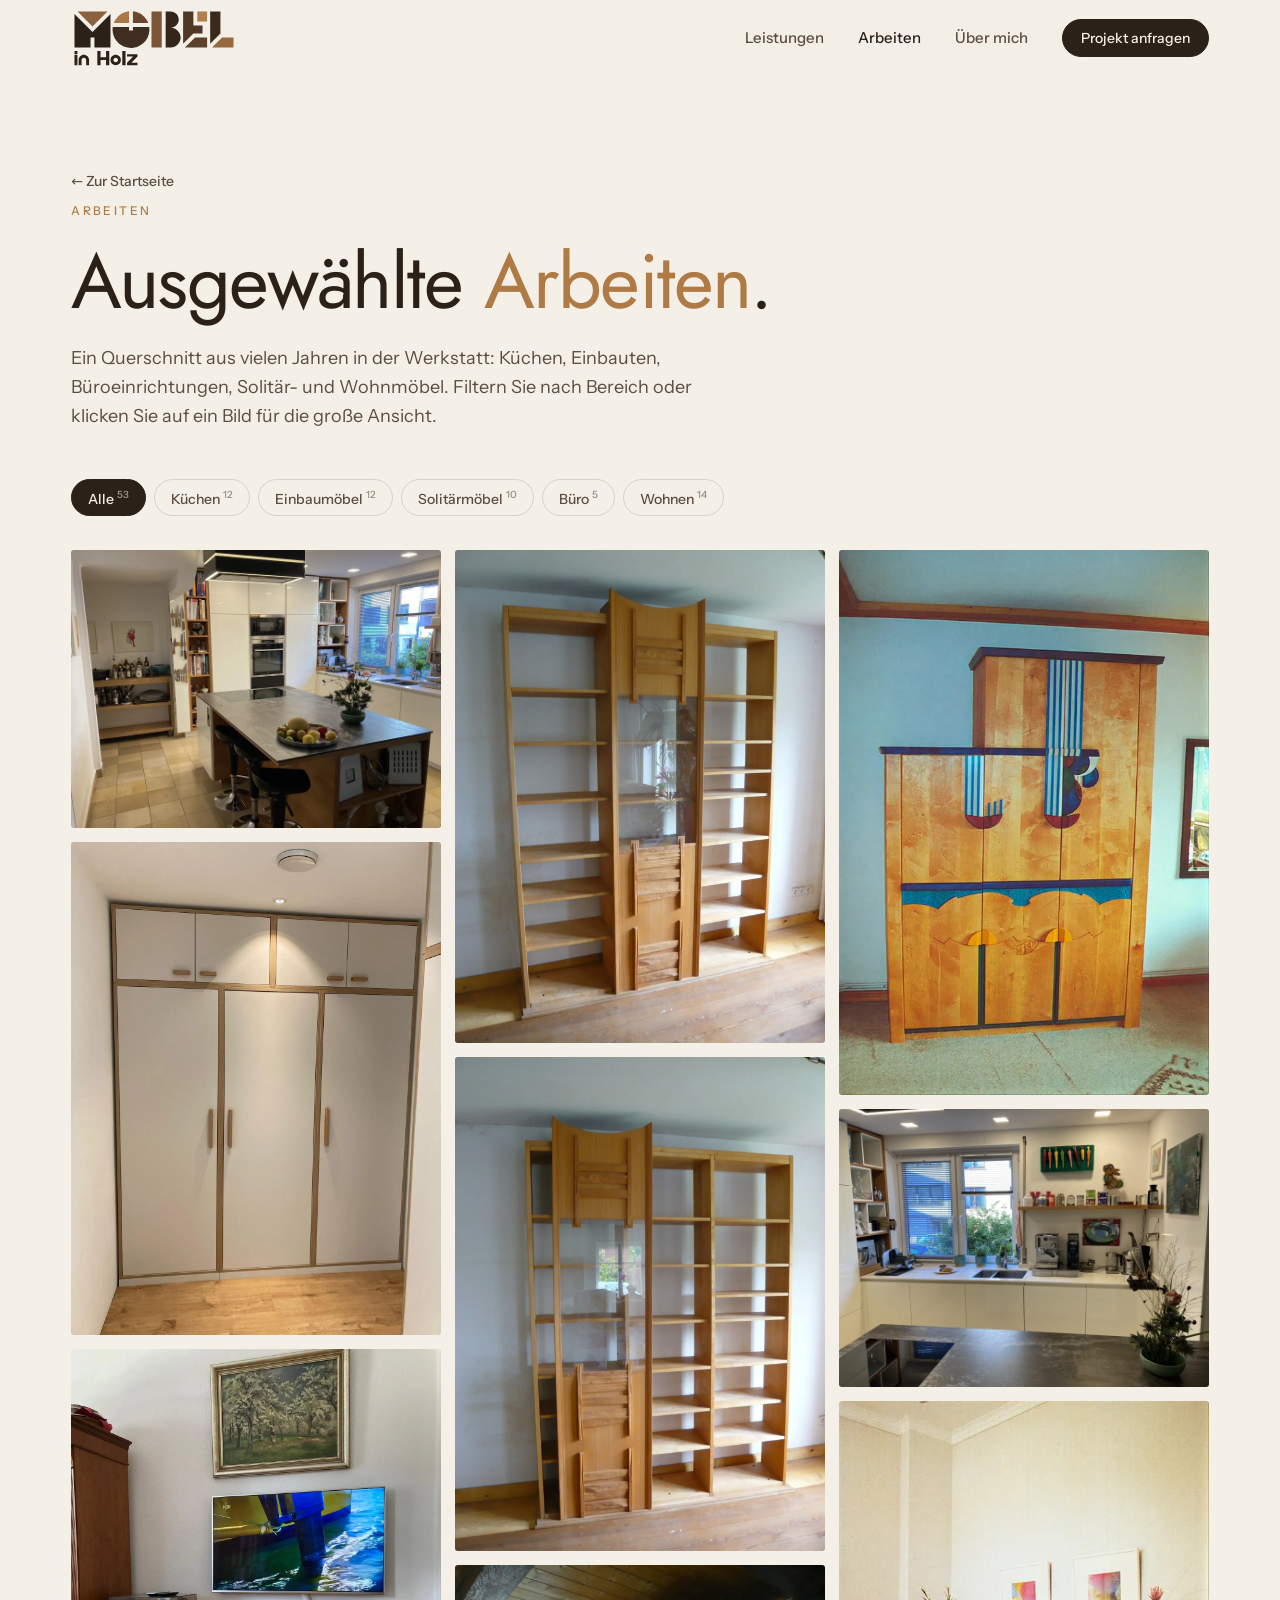
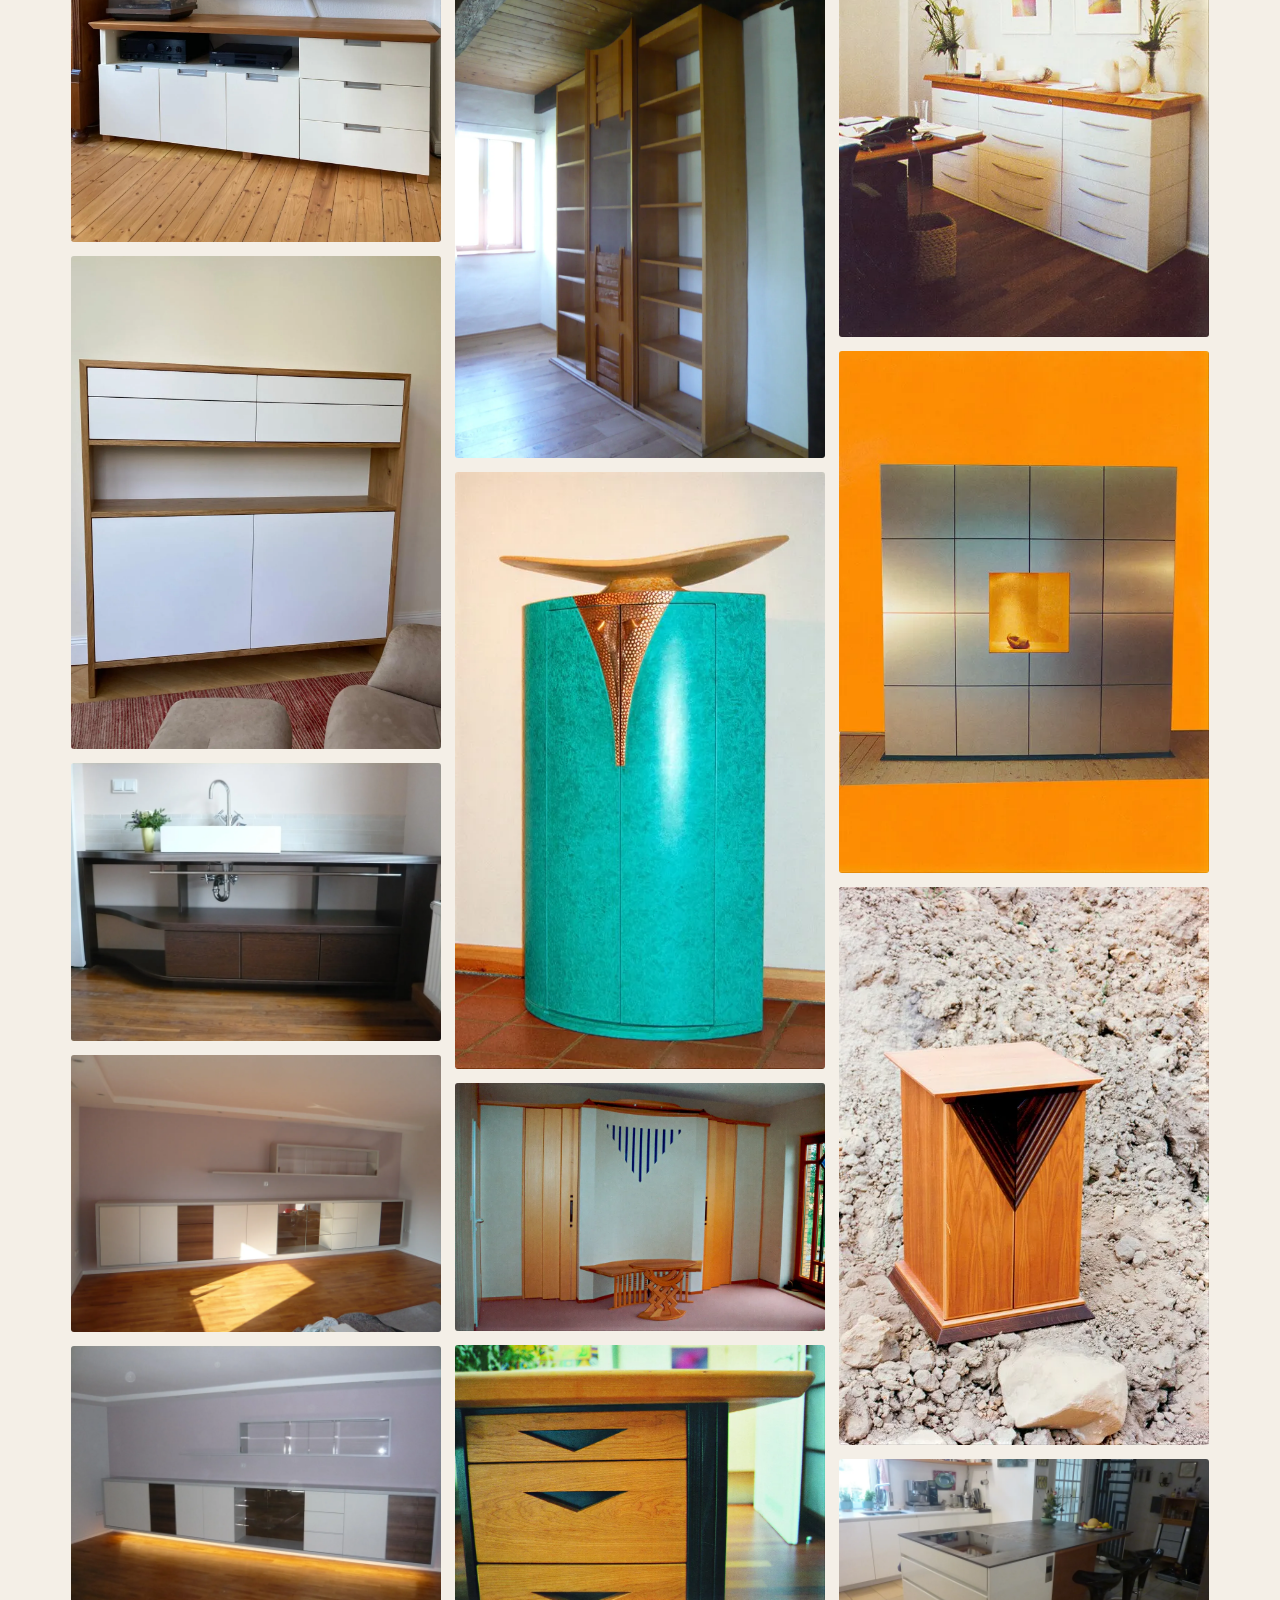
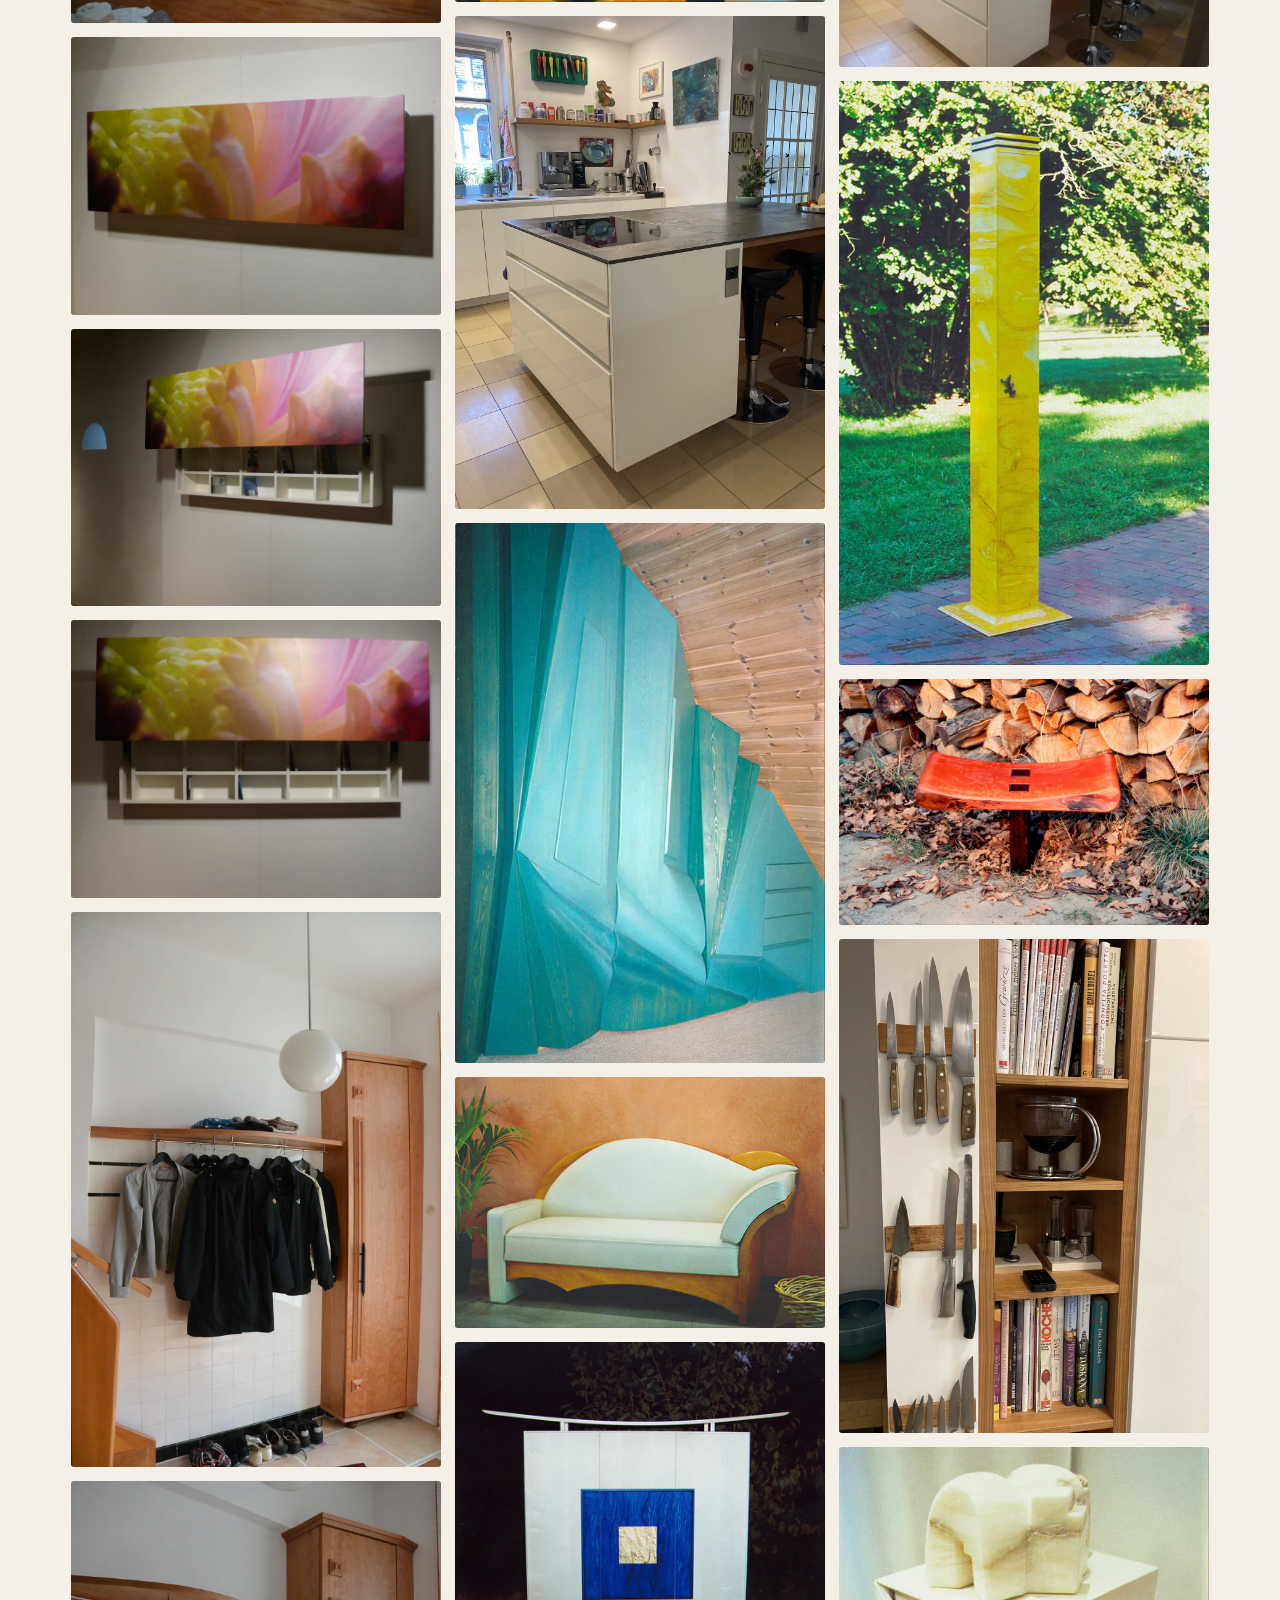
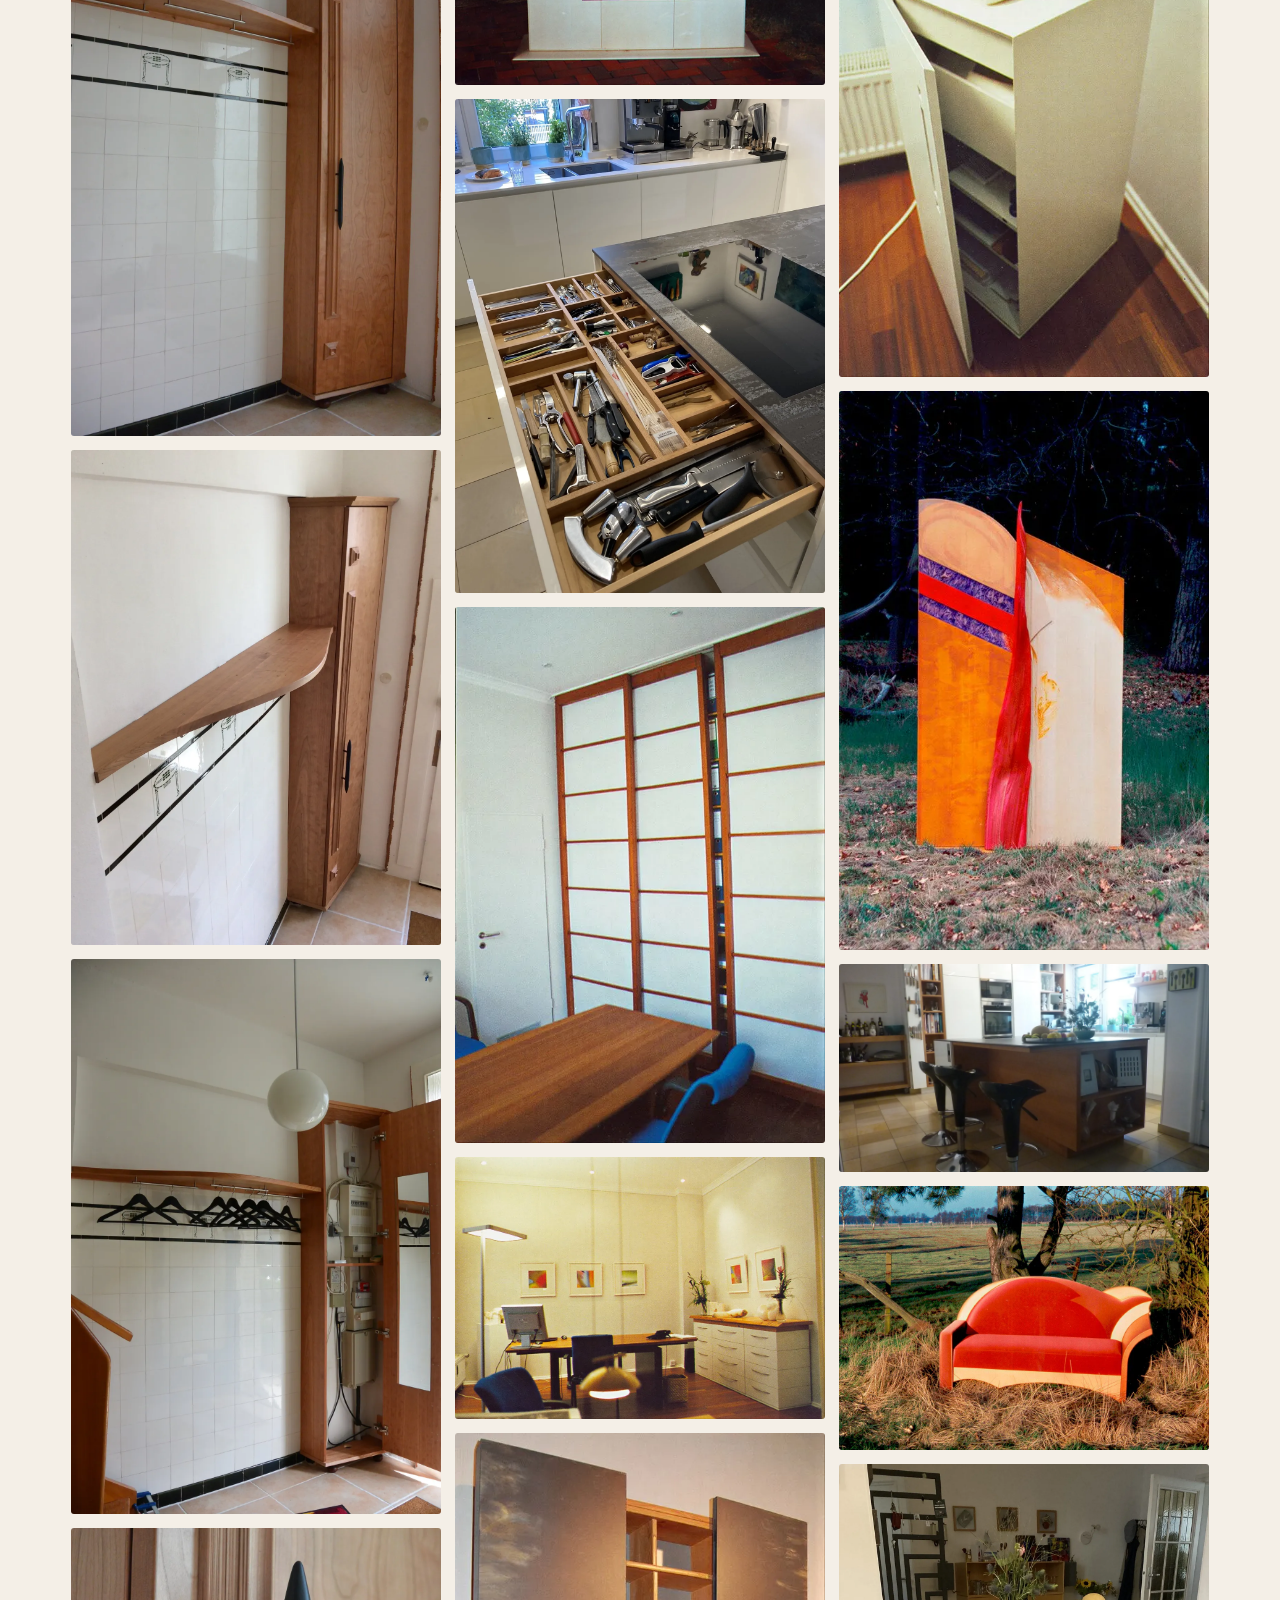
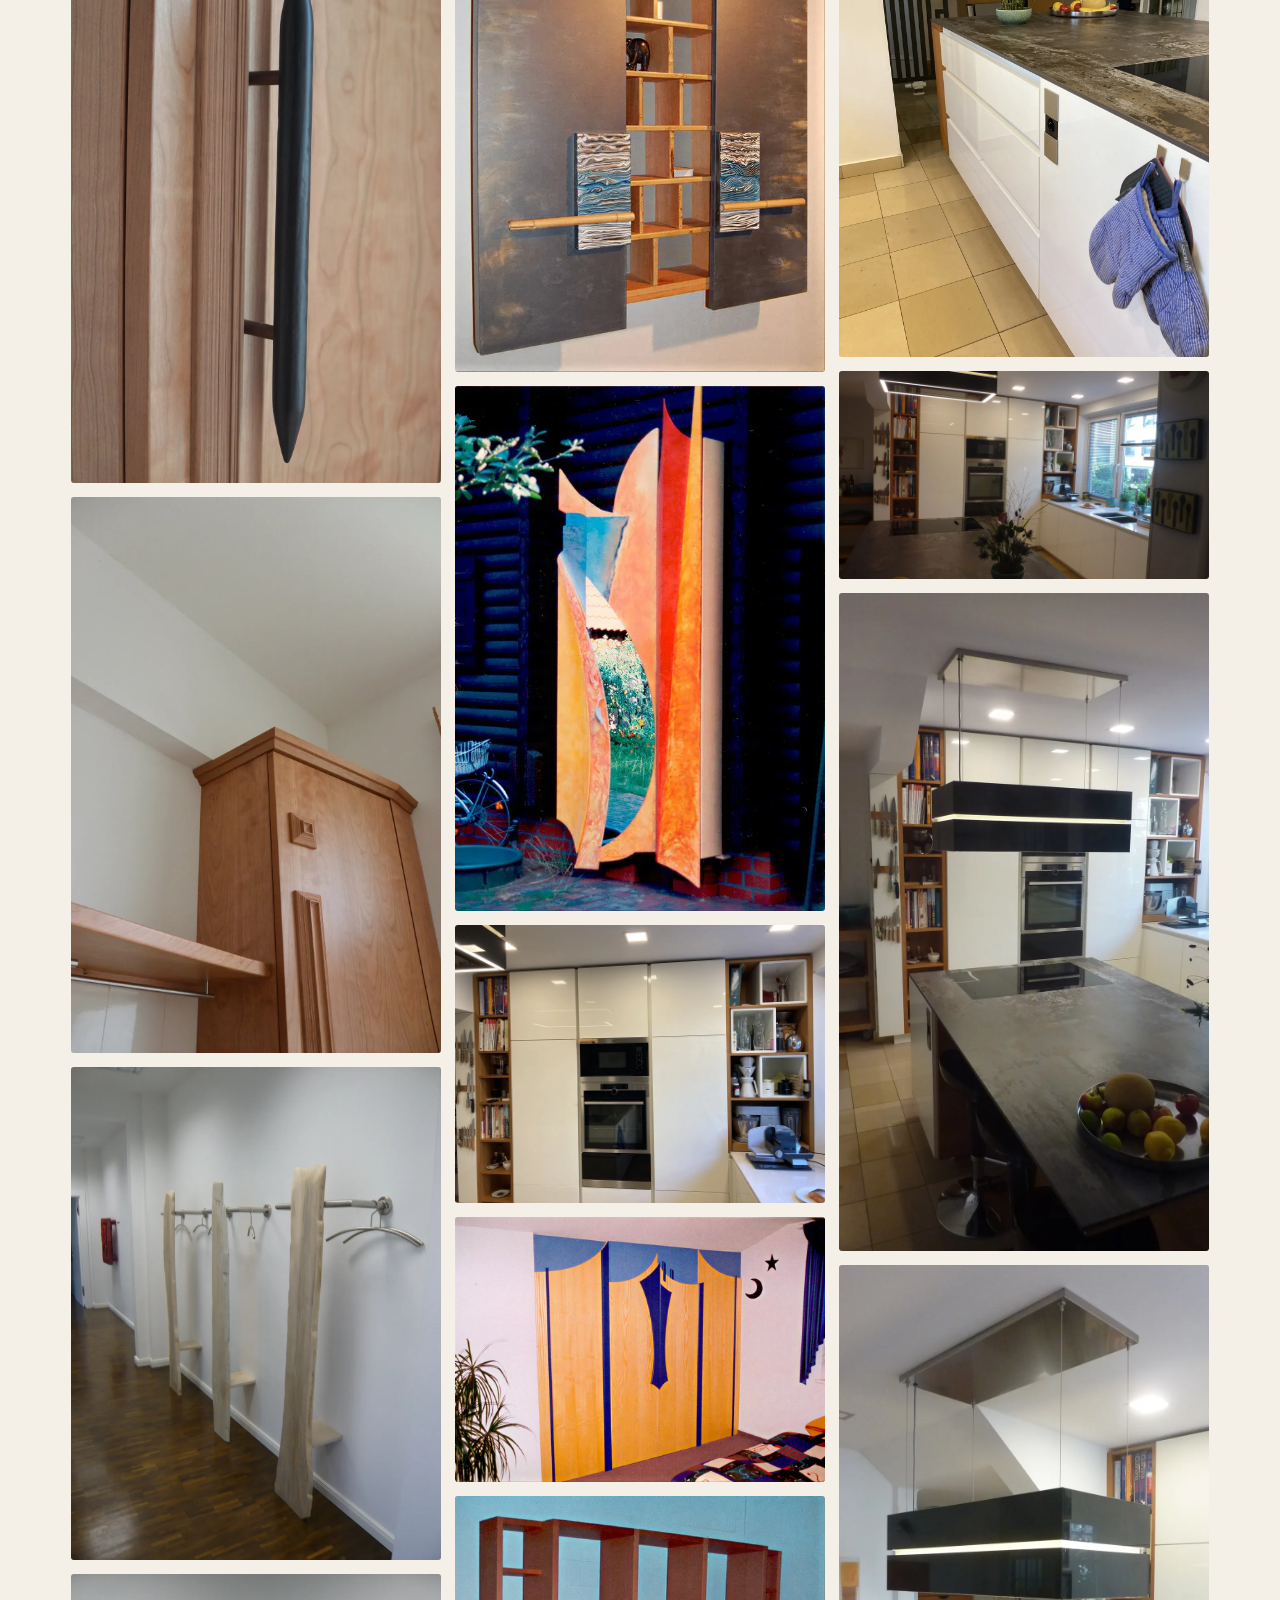
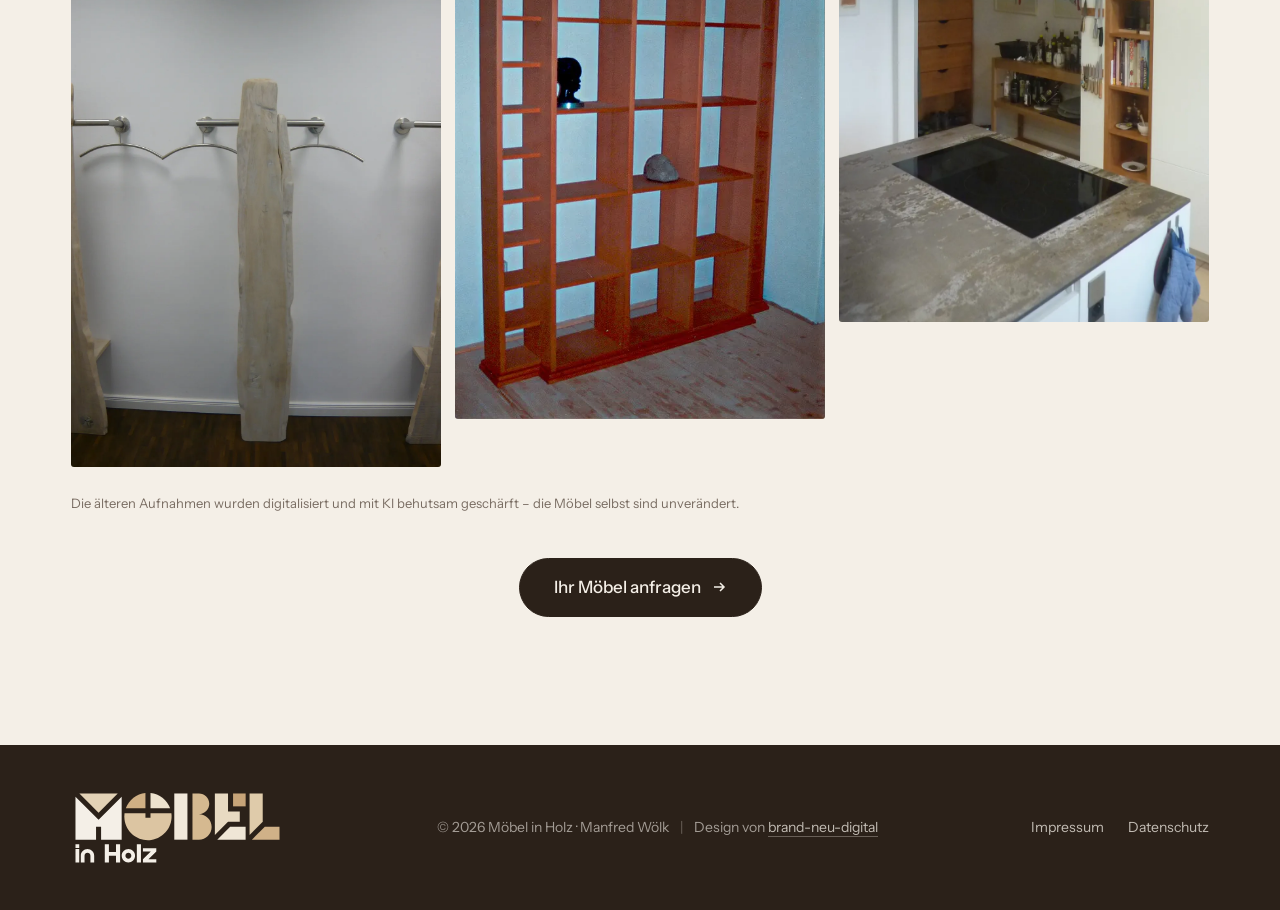
<file: arbeiten.html>
<!DOCTYPE html>
<html lang="de">
<head>
<meta charset="utf-8">
<meta name="viewport" content="width=device-width, initial-scale=1">
<title>Ausgewählte Arbeiten – Möbel in Holz</title>
<meta name="description" content="Küchen, Einbaumöbel, Solitärmöbel, Büroeinrichtungen und Wohnmöbel aus Massivholz – ausgewählte Arbeiten von Manfred Wölk, Möbel in Holz, Ottersberg.">
<link rel="stylesheet" href="css/style.css">
</head>
<body>

<header>
  <div class="wrap nav" id="nav">
    <a href="index.html" aria-label="Möbel in Holz – zur Startseite"><img src="img/logo.svg" alt="Möbel in Holz – Manfred Wölk, Ottersberg"></a>
    <ul>
      <li><a href="index.html#leistungen">Leistungen</a></li>
      <li><a href="arbeiten.html" aria-current="page" style="color:var(--ink)">Arbeiten</a></li>
      <li><a href="index.html#ueber-mich">Über mich</a></li>
      <li><a class="btn btn--solid" href="index.html#kontakt">Projekt anfragen</a></li>
    </ul>
    <button class="burger" aria-label="Menü öffnen" aria-expanded="false"><span></span><span></span></button>
  </div>
</header>

<main>
  <section class="subhero">
    <div class="wrap fade">
      <a class="back" href="index.html#arbeiten">← Zur Startseite</a><br>
      <span class="eyebrow">Arbeiten</span>
      <h1>Ausgewählte <em>Arbeiten</em>.</h1>
      <p>Ein Querschnitt aus vielen Jahren in der Werkstatt: Küchen, Einbauten, Büroeinrichtungen, Solitär- und Wohnmöbel. Filtern Sie nach Bereich oder klicken Sie auf ein Bild für die große Ansicht.</p>
    </div>
  </section>

  <section class="sec" style="padding-top:0">
    <div class="wrap">
      <div class="filters" role="group" aria-label="Arbeiten filtern"></div>
      <div class="grid" id="grid"></div>
      <p class="note">Die älteren Aufnahmen wurden digitalisiert und mit KI behutsam geschärft – die Möbel selbst sind unverändert.</p>
      <div class="more"><a class="btn btn--solid btn--big" href="index.html#kontakt">Ihr Möbel anfragen
        <svg viewBox="0 0 16 16" fill="none" stroke="currentColor" stroke-width="1.5"><path d="M3 8h10M9 4l4 4-4 4"/></svg></a></div>
    </div>
  </section>
</main>

<footer>
  <div class="wrap foot">
    <img src="img/logo-negativ.svg" alt="Möbel in Holz">
    <span>© <span id="y"></span> Möbel in Holz · Manfred Wölk <span class="sep">|</span> Design von <a href="https://www.brand-neu.de" target="_blank" rel="noopener">brand-neu-digital</a></span>
    <nav><a href="index.html#impressum">Impressum</a><a href="index.html#datenschutz">Datenschutz</a></nav>
  </div>
</footer>

<div class="lb" id="lb" role="dialog" aria-modal="true" aria-label="Bildansicht">
  <figure><img id="lbimg" alt=""><figcaption id="lbcap"></figcaption></figure>
  <button class="x" aria-label="Schließen"><svg viewBox="0 0 20 20" fill="none" stroke="currentColor" stroke-width="1.6"><path d="M5 5l10 10M15 5L5 15"/></svg></button>
  <button class="prev" aria-label="Vorheriges Bild"><svg viewBox="0 0 20 20" fill="none" stroke="currentColor" stroke-width="1.6"><path d="M12 4l-6 6 6 6"/></svg></button>
  <button class="next" aria-label="Nächstes Bild"><svg viewBox="0 0 20 20" fill="none" stroke="currentColor" stroke-width="1.6"><path d="M8 4l6 6-6 6"/></svg></button>
</div>

<script src="js/works.js"></script>
<script>
const WORKS=window.WORKS;
const CATS={alle:'Alle',kueche:'Küchen',einbau:'Einbaumöbel',solitaer:'Solitärmöbel',buero:'Büro',wohnen:'Wohnen'};
const grid=document.getElementById('grid'), filters=document.querySelector('.filters');
WORKS.forEach(([f,c,t],i)=>{
  const b=document.createElement('button');b.className='tile';b.dataset.cat=c;b.dataset.i=i;
  b.innerHTML=`<img src="img/${f}.webp" alt="${t}" loading="lazy"><span>${t}</span>`;grid.appendChild(b);
});
Object.entries(CATS).forEach(([k,v])=>{
  const n=k==='alle'?WORKS.length:WORKS.filter(w=>w[1]===k).length;
  const b=document.createElement('button');b.className='chip';b.dataset.k=k;b.setAttribute('aria-pressed',k==='alle');
  b.innerHTML=`${v}<sup>${n}</sup>`;filters.appendChild(b);
});
filters.addEventListener('click',e=>{
  const b=e.target.closest('.chip');if(!b)return;
  filters.querySelectorAll('.chip').forEach(c=>c.setAttribute('aria-pressed',c===b));
  grid.querySelectorAll('.tile').forEach(t=>t.classList.toggle('hide',b.dataset.k!=='alle'&&t.dataset.cat!==b.dataset.k));
});

/* lightbox – keyboard navigation swaps instantly */
const lb=document.getElementById('lb'),lbimg=document.getElementById('lbimg'),lbcap=document.getElementById('lbcap');let cur=0,lastFocus=null;
const visible=()=>[...grid.querySelectorAll('.tile:not(.hide)')].map(t=>+t.dataset.i);
function show(i){cur=i;const [f,,t]=WORKS[i];lbimg.src=`img/${f}.webp`;lbimg.alt=t;lbcap.textContent=t;}
function step(d){const v=visible();const p=v.indexOf(cur);show(v[(p+d+v.length)%v.length]);}
grid.addEventListener('click',e=>{const t=e.target.closest('.tile');if(!t)return;lastFocus=t;show(+t.dataset.i);lb.classList.add('open');lb.querySelector('.x').focus();});
function closeLb(){lb.classList.remove('open');lastFocus&&lastFocus.focus();}
lb.querySelector('.x').onclick=closeLb;lb.querySelector('.prev').onclick=()=>step(-1);lb.querySelector('.next').onclick=()=>step(1);
lb.addEventListener('click',e=>{if(e.target===lb)closeLb();});
document.addEventListener('keydown',e=>{if(!lb.classList.contains('open'))return;if(e.key==='Escape')closeLb();if(e.key==='ArrowRight')step(1);if(e.key==='ArrowLeft')step(-1);});
let sx=null;lb.addEventListener('touchstart',e=>{if(e.touches.length===1)sx=e.touches[0].clientX},{passive:true});
lb.addEventListener('touchend',e=>{if(sx===null)return;const dx=e.changedTouches[0].clientX-sx;if(Math.abs(dx)>40)step(dx<0?1:-1);sx=null;});

/* mobile menu + header */
const nav=document.getElementById('nav'),burger=document.querySelector('.burger');
burger.onclick=()=>{const o=nav.classList.toggle('open');burger.setAttribute('aria-expanded',o);};
const hd=document.querySelector('header');addEventListener('scroll',()=>hd.classList.toggle('scrolled',scrollY>8),{passive:true});
const io=new IntersectionObserver(es=>es.forEach(en=>{if(en.isIntersecting){en.target.classList.add('in');io.unobserve(en.target);}}));
document.querySelectorAll('.fade,.reveal').forEach(el=>io.observe(el));
document.getElementById('y').textContent=new Date().getFullYear();
</script>
</body>
</html>
</file>
<file: css/style.css>
@font-face{font-family:"Fraunces";src:url(../fonts/fraunces-latin-400-normal.woff2) format("woff2");font-weight:400;font-display:swap}
@font-face{font-family:"Fraunces";src:url(../fonts/fraunces-latin-500-normal.woff2) format("woff2");font-weight:500;font-display:swap}
@font-face{font-family:"Fraunces";src:url(../fonts/fraunces-latin-600-normal.woff2) format("woff2");font-weight:600;font-display:swap}
@font-face{font-family:"Fraunces";src:url(../fonts/fraunces-latin-400-italic.woff2) format("woff2");font-weight:400;font-style:italic;font-display:swap}
@font-face{font-family:"Jost";src:url(../fonts/jost-latin-400-normal.woff2) format("woff2");font-weight:400;font-display:swap}
@font-face{font-family:"Jost";src:url(../fonts/jost-latin-500-normal.woff2) format("woff2");font-weight:500;font-display:swap}
@font-face{font-family:"Instrument Sans";src:url(../fonts/instrument-sans-latin-400-normal.woff2) format("woff2");font-weight:400;font-display:swap}
@font-face{font-family:"Instrument Sans";src:url(../fonts/instrument-sans-latin-500-normal.woff2) format("woff2");font-weight:500;font-display:swap}
@font-face{font-family:"Instrument Sans";src:url(../fonts/instrument-sans-latin-600-normal.woff2) format("woff2");font-weight:600;font-display:swap}

:root{
  --paper:#F4EFE7; --paper-2:#EBE3D6; --ink:#2B2119; --ink-2:#5B4D42; --oak:#B07A45; --oak-light:#D39A5E;
  --walnut:#2B2119; --line:rgba(43,33,25,.14);
  --ease-out:cubic-bezier(0.23,1,0.32,1); --ease-in-out:cubic-bezier(0.77,0,0.175,1);
  --serif:"Jost",system-ui,sans-serif; --sans:"Instrument Sans",system-ui,sans-serif;
  --max:1240px; --pad:clamp(20px,4vw,56px);
}
*{box-sizing:border-box;margin:0;padding:0}
html{scroll-behavior:smooth;-webkit-text-size-adjust:100%}
body{background:var(--paper);color:var(--ink);font:400 17px/1.6 var(--sans);-webkit-font-smoothing:antialiased}
img{display:block;max-width:100%}
a{color:inherit}
.wrap{max-width:var(--max);margin:0 auto;padding:0 var(--pad)}
.eyebrow{font:500 12px/1 var(--sans);letter-spacing:.2em;text-transform:uppercase;color:var(--oak)}
h1,h2,h3{font-family:var(--serif);font-weight:500;letter-spacing:-.02em;line-height:1.06}
h2{font-size:clamp(34px,4.6vw,58px)}
h3{font-size:24px;letter-spacing:-.01em}
p{color:var(--ink-2)}
em{font-style:normal;color:var(--oak)}

/* buttons: press feedback, hover only on fine pointers */
.btn{display:inline-flex;align-items:center;gap:10px;padding:15px 24px;border-radius:999px;font:500 15px/1 var(--sans);text-decoration:none;border:1px solid var(--ink);cursor:pointer;
  transition:transform 160ms var(--ease-out),background-color 200ms ease,color 200ms ease}
.btn:active{transform:scale(.97)}
.btn--solid{background:var(--ink);color:var(--paper)}
.btn--ghost{background:transparent;color:var(--ink)}
@media (hover:hover) and (pointer:fine){
  .btn--solid:hover{background:var(--oak);border-color:var(--oak)}
  .btn--ghost:hover{background:var(--ink);color:var(--paper)}
}
.btn svg{width:16px;height:16px}

/* header */
header{position:sticky;top:0;z-index:45;background:rgba(244,239,231,.86);backdrop-filter:saturate(1.4) blur(12px);-webkit-backdrop-filter:saturate(1.4) blur(12px);border-bottom:1px solid transparent;transition:border-color 200ms ease}
header.scrolled{border-bottom-color:var(--line)}
.nav{display:flex;align-items:center;justify-content:space-between;height:76px}
.nav img{height:60px;width:auto}
.nav ul{display:flex;gap:34px;list-style:none;align-items:center}
.nav ul a{text-decoration:none;font:500 15px/1 var(--sans);color:var(--ink-2);transition:color 150ms ease}
@media (hover:hover) and (pointer:fine){.nav ul a:hover{color:var(--ink)}}
.nav .btn{padding:11px 18px;font-size:14px}
.nav ul a.btn{color:var(--paper)}
.burger{display:none;background:none;border:0;width:44px;height:44px;cursor:pointer}
.burger span{display:block;width:22px;height:1.5px;background:var(--ink);margin:6px auto;transition:transform 200ms var(--ease-out),opacity 150ms ease}
@media (max-width:860px){
  .nav ul{position:fixed;inset:76px 0 auto 0;flex-direction:column;align-items:flex-start;gap:0;background:var(--paper);padding:8px var(--pad) 28px;border-bottom:1px solid var(--line);
    opacity:0;transform:translateY(-8px);pointer-events:none;transition:opacity 200ms var(--ease-out),transform 200ms var(--ease-out)}
  .nav ul li{width:100%;border-bottom:1px solid var(--line)}
  .nav ul li:last-child{border:0;padding-top:18px}
  .nav ul a{display:block;padding:18px 0;font-size:18px}
  .nav.open ul{opacity:1;transform:none;pointer-events:auto}
  .burger{display:block}
  .nav.open .burger span:first-child{transform:translateY(3.75px) rotate(45deg)}
  .nav.open .burger span:last-child{transform:translateY(-3.75px) rotate(-45deg)}
  .nav img{height:48px}
}

/* hero */
.hero{padding:clamp(40px,7vw,96px) 0 clamp(56px,8vw,110px)}
.hero-grid{display:grid;grid-template-columns:1.02fr 1fr;gap:clamp(32px,5vw,80px);align-items:center}
.hero h1{font-size:clamp(46px,6.6vw,92px);margin:22px 0 26px;font-weight:400}
.hero h1 em{font-style:normal}
.hero p.lead{font-size:clamp(17px,1.5vw,20px);max-width:30em}
.hero .actions{display:flex;gap:12px;margin-top:36px;flex-wrap:wrap}
.hero figure{position:relative;border-radius:4px;overflow:hidden;aspect-ratio:4/5}
.hero figure img{width:100%;height:100%;object-fit:cover;object-position:62% 50%}
.hero figcaption{position:absolute;left:16px;bottom:14px;font:500 11px/1 var(--sans);letter-spacing:.14em;text-transform:uppercase;color:rgba(255,255,255,.75)}
.facts{display:flex;gap:clamp(24px,4vw,56px);margin-top:56px;padding-top:28px;border-top:1px solid var(--line)}
.facts div{font:500 13px/1.4 var(--sans);color:var(--ink-2)}
.facts strong{display:block;font:400 30px/1 var(--serif);color:var(--ink);margin-bottom:8px}
@media (max-width:860px){.hero-grid{grid-template-columns:1fr}.hero figure{aspect-ratio:4/3}}
@media (max-width:520px){.facts{display:grid;grid-template-columns:repeat(3,1fr);gap:14px}.facts strong{font-size:19px}.facts div{font-size:12px}}
body{overflow-x:hidden}

/* statement band */
.band{background:var(--walnut);color:var(--paper);padding:clamp(72px,10vw,140px) 0;position:relative;overflow:hidden}
.band::before{content:"";position:absolute;inset:0;opacity:.07;pointer-events:none;
  background:repeating-radial-gradient(ellipse at 18% 120%,transparent 0 22px,#fff 22px 23px)}
.band blockquote{position:relative;font:400 clamp(30px,4.2vw,56px)/1.18 var(--serif);letter-spacing:-.015em;max-width:20em}
.band blockquote em{color:var(--oak-light)}
.band cite{position:relative;display:block;margin-top:34px;font:500 13px/1 var(--sans);letter-spacing:.18em;text-transform:uppercase;font-style:normal;color:rgba(244,239,231,.6)}

/* sections */
section{scroll-margin-top:76px}
.sec{padding:clamp(80px,10vw,140px) 0}
.sec-head{display:grid;grid-template-columns:1fr 1fr;gap:40px;align-items:end;margin-bottom:clamp(40px,6vw,72px)}
.sec-head h2{margin-top:18px}
@media (max-width:860px){.sec-head{grid-template-columns:1fr;gap:18px}}

/* services */
.services{display:grid;grid-template-columns:repeat(3,1fr);border-top:1px solid var(--line)}
.service{padding:34px 30px 40px 0;border-bottom:1px solid var(--line)}
.service:not(:nth-child(3n)){border-right:1px solid var(--line)}
.service:not(:nth-child(3n+1)){padding-left:30px}
.service .num{font:500 14px/1 var(--serif);color:var(--oak)}
.service h3{margin:16px 0 12px}
.service p{font-size:16px}
@media (max-width:960px){.services{grid-template-columns:1fr 1fr}.service{padding:30px 22px 34px!important;border-right:0!important}.service:nth-child(odd){border-right:1px solid var(--line)!important}}
@media (max-width:620px){.services{grid-template-columns:1fr}.service,.service:nth-child(odd){padding:28px 0 30px!important;border-right:0!important}}

/* process */
.process{margin-top:clamp(64px,8vw,104px);display:grid;grid-template-columns:repeat(4,1fr);gap:28px;counter-reset:step}
.step{counter-increment:step}
.step::before{content:counter(step,decimal-leading-zero);display:block;font:400 54px/1 var(--serif);color:var(--oak);opacity:.35;margin-bottom:14px}
.step h3{font-size:20px;margin-bottom:8px}
.step p{font-size:15px}
@media (max-width:860px){.process{grid-template-columns:1fr 1fr}}

/* featured kitchen */
.feature{background:var(--paper-2)}
.feature-grid{display:grid;grid-template-columns:repeat(12,1fr);gap:14px}
.feature-grid figure{overflow:hidden;border-radius:3px;background:#ddd5c8}
.feature-grid img{width:100%;height:100%;object-fit:cover}
.f1{grid-column:1/8;grid-row:1/3;aspect-ratio:auto}
.f2{grid-column:8/13;aspect-ratio:4/3}
.f3{grid-column:8/11;aspect-ratio:3/4}
.f4{grid-column:11/13;aspect-ratio:auto}
.feature-text{display:grid;grid-template-columns:1fr 1fr;gap:40px;margin-top:44px}
.feature-text ul{list-style:none}
.feature-text li{padding:13px 0;border-bottom:1px solid var(--line);font-size:16px;color:var(--ink-2);display:flex;gap:14px}
.feature-text li::before{content:"—";color:var(--oak)}
@media (max-width:860px){.feature-grid{grid-template-columns:1fr 1fr}.f1{grid-column:1/3;grid-row:auto;aspect-ratio:4/3}.f2,.f3,.f4{grid-column:auto}.f4{display:none}.feature-text{grid-template-columns:1fr}}

/* gallery */
.filters{display:flex;gap:8px;flex-wrap:wrap;margin-bottom:34px}
.chip{border:1px solid var(--line);background:transparent;border-radius:999px;padding:10px 16px;font:500 14px/1 var(--sans);color:var(--ink-2);cursor:pointer;
  transition:background-color 180ms ease,color 180ms ease,border-color 180ms ease,transform 160ms var(--ease-out)}
.chip:active{transform:scale(.97)}
.chip[aria-pressed="true"]{background:var(--ink);color:var(--paper);border-color:var(--ink)}
@media (hover:hover) and (pointer:fine){.chip:not([aria-pressed="true"]):hover{border-color:var(--ink);color:var(--ink)}}
.chip sup{font-size:10px;margin-left:3px;opacity:.6}
.grid{columns:3 280px;column-gap:14px}
.tile{break-inside:avoid;margin-bottom:14px;position:relative;cursor:zoom-in;border-radius:3px;overflow:hidden;background:#ddd5c8;border:0;display:block;width:100%;text-align:left;padding:0}
.tile img{width:100%;height:auto;transition:transform 600ms var(--ease-out)}
.tile span{position:absolute;left:0;right:0;bottom:0;padding:40px 16px 14px;color:#fff;font:500 14px/1.3 var(--sans);
  background:linear-gradient(transparent,rgba(20,14,10,.62));opacity:0;transform:translateY(6px);transition:opacity 200ms ease,transform 200ms var(--ease-out)}
@media (hover:hover) and (pointer:fine){.tile:hover img{transform:scale(1.025)}.tile:hover span{opacity:1;transform:none}}
@media (hover:none){.tile span{opacity:1;transform:none}}
.tile.hide{display:none}
@media (max-width:620px){.grid{columns:2;column-gap:10px}.tile{margin-bottom:10px}.tile span{font-size:12px;padding:28px 10px 9px}}
.tile:focus-visible{outline:2px solid var(--oak);outline-offset:3px}
.note{margin-top:26px;font-size:13px;color:var(--ink-2);opacity:.8}

/* reveal on scroll (once) */
.reveal{clip-path:inset(0 0 100% 0)}
.reveal.in{clip-path:inset(0 0 0 0);transition:clip-path 900ms var(--ease-in-out)}
.fade{opacity:0;transform:translateY(14px)}
.fade.in{opacity:1;transform:none;transition:opacity 700ms var(--ease-out),transform 700ms var(--ease-out)}

/* about */
.about-grid{display:grid;grid-template-columns:5fr 7fr;gap:clamp(36px,6vw,96px);align-items:center}
.about-grid figure{border-radius:3px;overflow:hidden;aspect-ratio:4/5;background:#ddd5c8}
.about-grid figure img{width:100%;height:100%;object-fit:cover}
.about-grid h2{margin:18px 0 26px}
.about-grid p+p{margin-top:16px}
.sign{margin-top:34px;font:500 26px/1 var(--serif);color:var(--ink)}
.sign small{display:block;margin-top:10px;font:500 12px/1 var(--sans);font-style:normal;letter-spacing:.16em;text-transform:uppercase;color:var(--oak)}
@media (max-width:860px){.about-grid{grid-template-columns:1fr}.about-grid figure{max-width:440px}}

/* contact */
.contact{background:var(--walnut);color:var(--paper)}
.contact p{color:rgba(244,239,231,.72)}
.contact h2 em{color:var(--oak-light)}
.contact-grid{display:grid;grid-template-columns:1fr 1.1fr;gap:clamp(40px,6vw,96px)}
.cdata{margin-top:44px;display:grid;gap:26px}
.cdata div{border-top:1px solid rgba(244,239,231,.16);padding-top:16px}
.cdata dt{font:500 12px/1 var(--sans);letter-spacing:.16em;text-transform:uppercase;color:var(--oak-light);margin-bottom:10px}
.cdata dd{font:400 21px/1.4 var(--serif);color:var(--paper)}
.cdata a{text-decoration:none;border-bottom:1px solid rgba(244,239,231,.3);transition:border-color 150ms ease}
@media (hover:hover) and (pointer:fine){.cdata a:hover{border-color:var(--oak-light)}}
form{display:grid;gap:14px;align-content:start}
label{font:500 12px/1 var(--sans);letter-spacing:.14em;text-transform:uppercase;color:rgba(244,239,231,.6);display:grid;gap:10px}
input,textarea,select{font:400 17px/1.4 var(--sans);color:var(--paper);background:rgba(244,239,231,.06);border:1px solid rgba(244,239,231,.18);border-radius:3px;padding:14px 16px;transition:border-color 150ms ease,background-color 150ms ease}
input:focus,textarea:focus,select:focus{outline:none;border-color:var(--oak-light);background:rgba(244,239,231,.1)}
select option{color:var(--ink)}
textarea{min-height:140px;resize:vertical}
.row2{display:grid;grid-template-columns:1fr 1fr;gap:14px}
.contact .btn--solid{background:var(--paper);color:var(--ink);border-color:var(--paper);justify-self:start;margin-top:8px}
@media (hover:hover) and (pointer:fine){.contact .btn--solid:hover{background:var(--oak-light);border-color:var(--oak-light)}}
.consent{display:flex;gap:12px;align-items:flex-start;text-transform:none;letter-spacing:0;font:400 14px/1.5 var(--sans);color:rgba(244,239,231,.7)}
.consent input{margin-top:4px;width:18px;height:18px;flex:none;accent-color:var(--oak)}
.formmsg{font-size:15px;color:var(--oak-light);min-height:1.5em}
.formmsg a{color:var(--paper)}
@media (max-width:860px){.contact-grid{grid-template-columns:1fr}.row2{grid-template-columns:1fr}}

/* footer */
footer{background:#2B2119;color:rgba(244,239,231,.6);padding:44px 0;font-size:14px}
.foot{display:flex;justify-content:space-between;align-items:center;gap:20px;flex-wrap:wrap}
.foot img{height:77px;width:auto}
.foot nav{display:flex;gap:24px}
.foot a{text-decoration:none;color:rgba(244,239,231,.75)}
@media (hover:hover) and (pointer:fine){.foot a:hover{color:var(--paper)}}

/* legal overlay */
.legal{position:fixed;inset:76px 0 0 0;z-index:40;border-top:1px solid var(--line);background:var(--paper);overflow:auto;opacity:0;pointer-events:none;transform:translateY(12px);
  transition:opacity 220ms var(--ease-out),transform 220ms var(--ease-out)}
.legal.open{opacity:1;pointer-events:auto;transform:none}
.legal .wrap{max-width:820px;padding-top:24px;padding-bottom:100px}
.legal h1{font-size:clamp(40px,5vw,60px);margin:30px 0 30px}
.legal h2{font-size:24px;margin:40px 0 12px}
.legal h3{font-size:18px;margin:24px 0 8px}
.legal p,.legal li{font-size:16px;margin-bottom:10px}
.legal ul{padding-left:20px}
.legal .close{display:inline-flex}
.todo{background:#f3dfc0;color:#5a3a12;padding:1px 6px;border-radius:3px;font-size:.92em}

/* lightbox */
.lb{position:fixed;inset:0;z-index:50;background:rgba(18,13,9,.94);display:grid;place-items:center;opacity:0;pointer-events:none;transition:opacity 200ms var(--ease-out)}
.lb.open{opacity:1;pointer-events:auto}
.lb figure{max-width:min(92vw,1400px);max-height:86vh;transform:scale(.96);transition:transform 220ms var(--ease-out)}
.lb.open figure{transform:none}
.lb img{max-width:100%;max-height:80vh;margin:0 auto;border-radius:2px}
.lb figcaption{color:rgba(244,239,231,.8);text-align:center;margin-top:14px;font-size:15px}
.lb button{position:absolute;background:rgba(244,239,231,.08);border:1px solid rgba(244,239,231,.2);color:var(--paper);width:52px;height:52px;border-radius:50%;cursor:pointer;display:grid;place-items:center;transition:transform 160ms var(--ease-out),background-color 150ms ease}
.lb button:active{transform:scale(.94)}
@media (hover:hover) and (pointer:fine){.lb button:hover{background:rgba(244,239,231,.18)}}
.lb .x{top:20px;right:20px}.lb .prev{left:20px;top:50%;margin-top:-26px}.lb .next{right:20px;top:50%;margin-top:-26px}
.lb svg{width:20px;height:20px}
@media (max-width:620px){.lb .prev,.lb .next{top:auto;bottom:22px;margin:0}.lb .prev{left:calc(50% - 64px)}.lb .next{right:calc(50% - 64px)}}

@media (prefers-reduced-motion:reduce){
  html{scroll-behavior:auto}
  .reveal{clip-path:none}.fade{opacity:1;transform:none}
  .reveal.in,.fade.in{transition:none}
  .tile img,.lb figure,.legal{transition:opacity 150ms ease;transform:none!important}
}

/* highlight grid on the one-pager */
.highlights{display:grid;grid-template-columns:repeat(3,1fr);gap:14px}
.highlights .tile{aspect-ratio:4/5;margin:0}
.highlights .tile img{height:100%;object-fit:cover}
.highlights .tile span{z-index:2}
@media (max-width:860px){.highlights{grid-template-columns:1fr 1fr}.highlights .tile:nth-child(n+7){display:none}}
.more{display:flex;justify-content:center;margin-top:44px}
.btn--big{padding:20px 34px;font-size:17px}
/* subpage */
.subhero{padding:clamp(48px,7vw,96px) 0 clamp(28px,4vw,48px)}
.subhero h1{font-size:clamp(44px,6vw,84px);font-weight:400;margin:18px 0 22px}
.subhero p{max-width:36em;font-size:18px}
.back{display:inline-flex;align-items:center;gap:8px;font:500 14px/1 var(--sans);color:var(--ink-2);text-decoration:none;margin-bottom:8px}

/* hero slider */
.stack{display:grid}
.stack>*{grid-area:1/1}
.slide-t{opacity:0;transform:translateY(10px);filter:blur(3px);pointer-events:none;
  transition:opacity 450ms var(--ease-out),transform 450ms var(--ease-out),filter 450ms var(--ease-out)}
.slide-t.is-active{opacity:1;transform:none;filter:none;pointer-events:auto;transition-delay:120ms}
.slide-t h1{margin:22px 0 26px}
.hero-media{aspect-ratio:4/5}
.slide-m{position:relative;border-radius:4px;overflow:hidden;opacity:0;transform:scale(1.03);filter:blur(4px);
  transition:opacity 700ms var(--ease-out),transform 900ms var(--ease-out),filter 700ms var(--ease-out)}
.slide-m.is-active{opacity:1;transform:none;filter:none}
.slide-m img{width:100%;height:100%;object-fit:cover}
.slide-m:nth-child(2) img{object-position:62% 50%}
.slide-m figcaption{position:absolute;left:16px;bottom:14px;font:500 11px/1 var(--sans);letter-spacing:.14em;text-transform:uppercase;color:rgba(255,255,255,.78)}
.venus{background:radial-gradient(120% 90% at 50% 38%,#EFE6D8 0%,#E2D5C1 62%,#D6C6AE 100%)}
.venus::after{content:"";position:absolute;left:24%;right:24%;bottom:7.5%;height:5%;border-radius:50%;
  background:radial-gradient(closest-side,rgba(43,33,25,.38),transparent);filter:blur(6px)}
.slide-m.venus img{position:absolute;z-index:1;left:0;right:0;top:7%;bottom:9%;width:100%;height:auto;max-height:84%;object-fit:contain;margin:0 auto}
.venus figcaption{color:var(--ink-2);z-index:2}
.hero-text{display:flex;flex-direction:column}
.dots{display:flex;gap:18px;margin-top:44px;padding-top:24px;border-top:1px solid var(--line)}
.dots button{flex:1;background:none;border:0;padding:0;cursor:pointer;text-align:left;display:grid;gap:12px;
  font:500 13px/1 var(--sans);color:var(--ink-2);transition:color 150ms ease}
.dots button[aria-selected="true"]{color:var(--ink)}
.dots i{display:block;height:2px;background:var(--line);position:relative;overflow:hidden;border-radius:2px}
.dots i::after{content:"";position:absolute;inset:0;background:var(--oak);transform:scaleX(0);transform-origin:left}
.dots button[aria-selected="true"] i::after{transform:scaleX(1)}
.dots button.run i::after{transform:scaleX(0);animation:fill 7000ms linear forwards}
@keyframes fill{to{transform:scaleX(1)}}
@media (hover:hover) and (pointer:fine){.dots button:hover{color:var(--ink)}}
@media (max-width:860px){.hero-media{aspect-ratio:4/4.2}}
@media (prefers-reduced-motion:reduce){
  .slide-t,.slide-m{transform:none!important;filter:none!important;transition:opacity 200ms ease}
}

.cv{list-style:none;margin-top:30px;border-top:1px solid var(--line)}
.cv li{display:grid;grid-template-columns:120px 1fr;gap:16px;padding:13px 0;border-bottom:1px solid var(--line);font-size:16px;color:var(--ink)}
.cv span{font:500 12px/1.6 var(--sans);letter-spacing:.14em;text-transform:uppercase;color:var(--oak)}
@media (max-width:520px){.cv li{grid-template-columns:1fr;gap:4px}}

.foot .sep{margin:0 8px;opacity:.5}
.foot span a{border-bottom:1px solid rgba(244,239,231,.3)}

/* Kachelwechsel auf der Startseite */
.highlights .tile img.swap-in{position:absolute;inset:0;z-index:1;width:100%;height:100%;object-fit:cover;opacity:0;filter:blur(6px);transform:scale(1.03);
  transition:opacity 700ms var(--ease-out),filter 700ms var(--ease-out),transform 900ms var(--ease-out)}
.highlights .tile img.swap-in.on{opacity:1;filter:none;transform:none}

/* Kontakt: Formular beginnt auf Höhe der Überschrift (nur zweispaltig) */
@media (min-width:861px){#form{margin-top:50px}}
</file>
